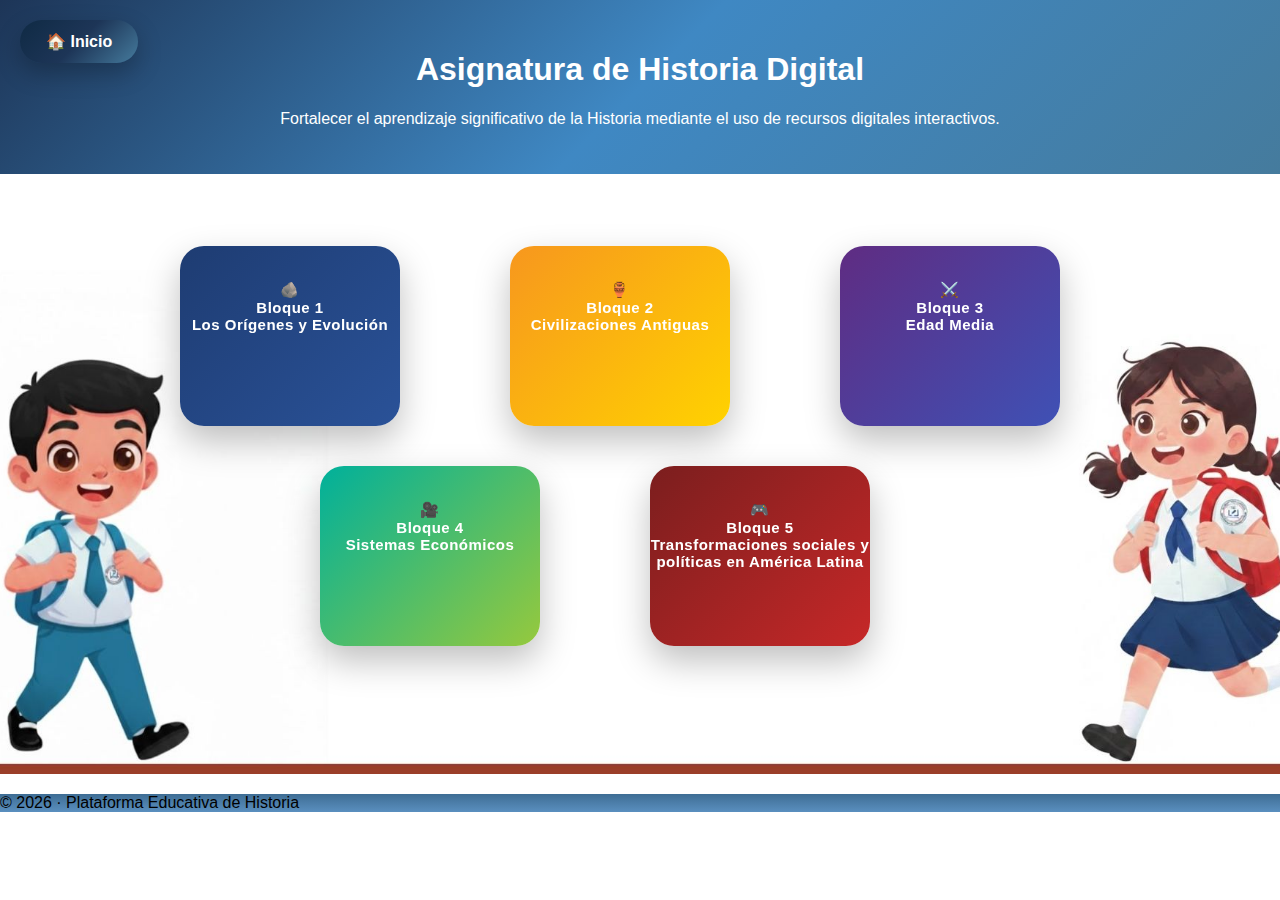
<file: INICIO.html>
<!DOCTYPE html>
<html lang="es">
<head>
<meta charset="UTF-8">
<title>Aprende Historia Digital</title>
<meta name="viewport" content="width=device-width, initial-scale=1.0">

<style>

/* ================== ESTILO BASE ================== */
body{
    margin:0;
    font-family: "Segoe UI", Arial, sans-serif;
}

/* ================== BOTÓN INICIO ================== */
.btn-inicio{
    position:absolute;
    top:20px;
    left:20px;
    padding:12px 26px;
    border-radius:30px;
    background:linear-gradient(135deg,#0f2a44,#1d3557,#457b9d);
    color:white;
    font-weight:600;
    text-decoration:none;
    display:flex;
    align-items:center;
    gap:8px;
    box-shadow:0 10px 25px rgba(0,0,0,.25);
    transition:transform .25s ease, box-shadow .25s ease;
}
.btn-inicio:hover{ transform:translateY(-3px) scale(1.05); }
.btn-inicio:active{ transform:scale(.95); }

/* ================== CONTENEDOR DE BLOQUES ================== */
.bloques-container{
    display:grid;
    grid-template-columns: repeat(3, 260px);
    gap:40px 70px;
    justify-content:center;
}



/* ================== BOTONES BLOQUES 1CAMBIO================== */
.bloque{
    width:260px;
    height:155px;
    border-radius:24px;
    font-size:16px;
    font-weight:600;
    text-align:center;
    padding-top:35px;
    text-decoration:none;
    cursor:pointer;
    position:relative;
    overflow:hidden;
    backdrop-filter: blur(12px);
    box-shadow: 0 15px 35px rgba(0,0,0,.25);
    transition: all .35s ease;
    letter-spacing:.5px;
}

/* Efecto hover PRO */
.bloque:hover{
    transform: translateY(-10px) scale(1.03);
    box-shadow: 0 25px 50px rgba(0,0,0,.35);
}

/* Efecto brillo animado */
.bloque::before{
    content:"";
    position:absolute;
    top:0;
    left:-100%;
    width:100%;
    height:100%;
    background:linear-gradient(120deg,transparent,rgba(255,255,255,.3),transparent);
    transition:.6s;
}
.bloque:hover::before{
    left:100%;
}

/* ================== BOQUES DECORADOS AÑADIDO 1CAMBIO================== */

.b1{
    background: linear-gradient(135deg,#1e3c72,#2a5298);
    color:white;
}

.b2{
    background: linear-gradient(135deg,#f7971e,#ffd200);
    color:white;
}

.b3{
    background:  linear-gradient(135deg,#5f2c82,#3f51b5);
    color:white;
}
.b4{
    background: linear-gradient(135deg,#00b09b,#96c93d);
    color:white;
}
.b5{
    background: linear-gradient(135deg,#7b1e1e,#c62828);
    color:white;
}









/* ================== SUBIR BLOQUES AL BANNER ================== */

header.banner{
    position:relative;
    width:100%;
    height:auto;   /* 🔥 CAMBIA ESTO */
    overflow:hidden;
}


section.bloques{
    position:absolute;
    top:50px;
    left:50%;
    transform:translateX(-50%);
    z-index:5;
}

/* ================== RESPONSIVE ================== */
@media(max-width:768px){
    section.bloques{
        position:static;
        transform:none;
        padding:30px 0;
    }
    .bloques-container{
        grid-template-columns:1fr;
    }
    .bloque{
        width:90%;
        margin:auto;
    }
    img{
        width:100% !important;
        height:auto !important;
    }
}





/* ================== RESPONSIVE PRO ================== */

/* 🖥 Pantallas grandes */
@media(max-width:1400px){

section.bloques{
   position:absolute;
   top:45%;
   left:50%;
   transform:translate(-50%,-50%);
}

.bloque:hover{
    transform: translateY(-10px) scale(1.03);
}


.bloque{
   width:220px;
   height:145px;
   font-size:15px;
}

footer{
   background: linear-gradient(to bottom, #3e6d94, #5a8fbf);
}
}


.b4{ 
   transform: translateX(140px); 
}

.b5{ 
   transform: translateX(140px); 
}

.b4:hover{
   transform: translateX(140px) translateY(-10px) scale(1.03);
}

.b5:hover{
   transform: translateX(140px) translateY(-10px) scale(1.03);
}






/* ================== RESPONSIVE CORRECTO ================== */

/* ======== ARREGLO BOTONES RESPONSIVE ======== */

/* Tablet */
@media(max-width:900px){

section.bloques{
   position:absolute;
   top:50%;
   left:50%;
   transform:translate(-50%,-50%);
}
.bloque{
    width:200px;
    height:100px;
    border-radius:24px;
    font-size:16px;
    font-weight:600;
    text-align:center;
    padding-top:35px;
    text-decoration:none;
    cursor:pointer;
    position:relative;
    overflow:hidden;
    backdrop-filter: blur(12px);
    box-shadow: 0 15px 35px rgba(0,0,0,.25);
    transition: all .35s ease;
    letter-spacing:.5px;
}

}



/* ================== CELULAR ================== */
@media(max-width:600px){

/* ===== HEADER ===== */
header{
   padding:25px 15px 50px;
   text-align:center;
}

h1{
   font-size:24px;
}

p{
   font-size:15px;
}

/* ===== BOTON INICIO ===== */
.btn-inicio{
   top:10px;
   left:10px;
   padding:8px 18px;
   font-size:14px;
}

/* ===== BANNER ===== */
.banner{
   position:relative;
   width:100%;
}

.banner img{
   width:100%;
   height:260px;
   object-fit:cover;
   object-position:center bottom;
   display:block;
   margin-top:100xp;

}

/* ===== BLOQUES ===== */
section.bloques{
   position:relative;
   margin-top:140px;
   padding-bottom:20px;
}


/* CONTENEDOR */
.bloques-container{
   display:grid;
   grid-template-columns:1fr;
   justify-items:center;
   gap:18px;
   width:100%;
}

/* BLOQUES */
.bloque{
   width:92%;
   padding:20px 15px;
   font-size:15px;
   border-radius:20px;
   height:auto;
   box-shadow:0 12px 25px rgba(0,0,0,0.25);
}

/* eliminar movimientos de escritorio */
.b4,
.b5{
   transform:none !important;
}

/* ===== FOOTER ===== */
footer{
    padding:12px;
   text-align:center;
   font-size:14px;
   margin-top:0 xp;
}







/* ================== FOOTER ================== */
footer{
    background: linear-gradient(135deg, #1d3557, #3F88C3, #457b9d);
    color:#fff;
    padding:5px;
    top:45%;
    text-align:center;
}

</style>
</head>

<body>

<header style="background: linear-gradient(135deg, #1d3557, #3F88C3, #457b9d);
;color:white;text-align:center;padding:30px; position:relative;">

    <a href="index.html" class="btn-inicio" id="btnInicio">🏠 Inicio</a>

    <h1>Asignatura de Historia Digital</h1>
    <p>Fortalecer el aprendizaje significativo de la Historia mediante el uso de recursos digitales interactivos.</p>
</header>

<header class="banner" style="text-align:center;">
<img src="INICIO1.png" alt="Historia" style="width:100%;height:600px;object-fit:cover;">

<section class="bloques">
<div class="bloques-container">

<a href="Bloques/bloque1.html" target="_blank" class="bloque b1">
🪨<br>Bloque 1<br>Los Orígenes y Evolución
</a>

<a href="Bloques/bloque2.html" target="_blank" class="bloque b2">
🏺<br>Bloque 2<br>Civilizaciones Antiguas
</a>

<a href="Bloques/bloque3.html" target="_blank" class="bloque b3">
⚔️<br>Bloque 3<br>Edad Media
</a>

<a href="Bloques/bloque4.html" target="_blank" class="bloque b4">
🎥<br>Bloque 4<br>Sistemas Económicos
</a>

<a href="Bloques/bloque5.html" target="_blank" class="bloque b5">
🎮<br>Bloque 5<br>Transformaciones sociales y políticas en América Latina
</a>

</div>
</section>
</header>

<footer>
<p>© 2026 · Plataforma Educativa de Historia</p>
</footer>

<!-- ================== SONIDO ================== -->
<audio id="clickSound" src="Sonido/Sonidodeseleccionar.mp3" preload="auto"></audio>

<script>
const sonido = document.getElementById("clickSound");

document.querySelectorAll(".bloque, .btn-inicio").forEach(boton=>{
    boton.addEventListener("click", ()=>{
        sonido.currentTime = 0;
        sonido.volume = 0.3;
        sonido.play();
    });
});

document.getElementById("btnInicio").addEventListener("click", ()=>{
    if(!document.fullscreenElement){
        document.documentElement.requestFullscreen().catch(()=>{});
    }
});
</script>

</body>
</html>
</file>
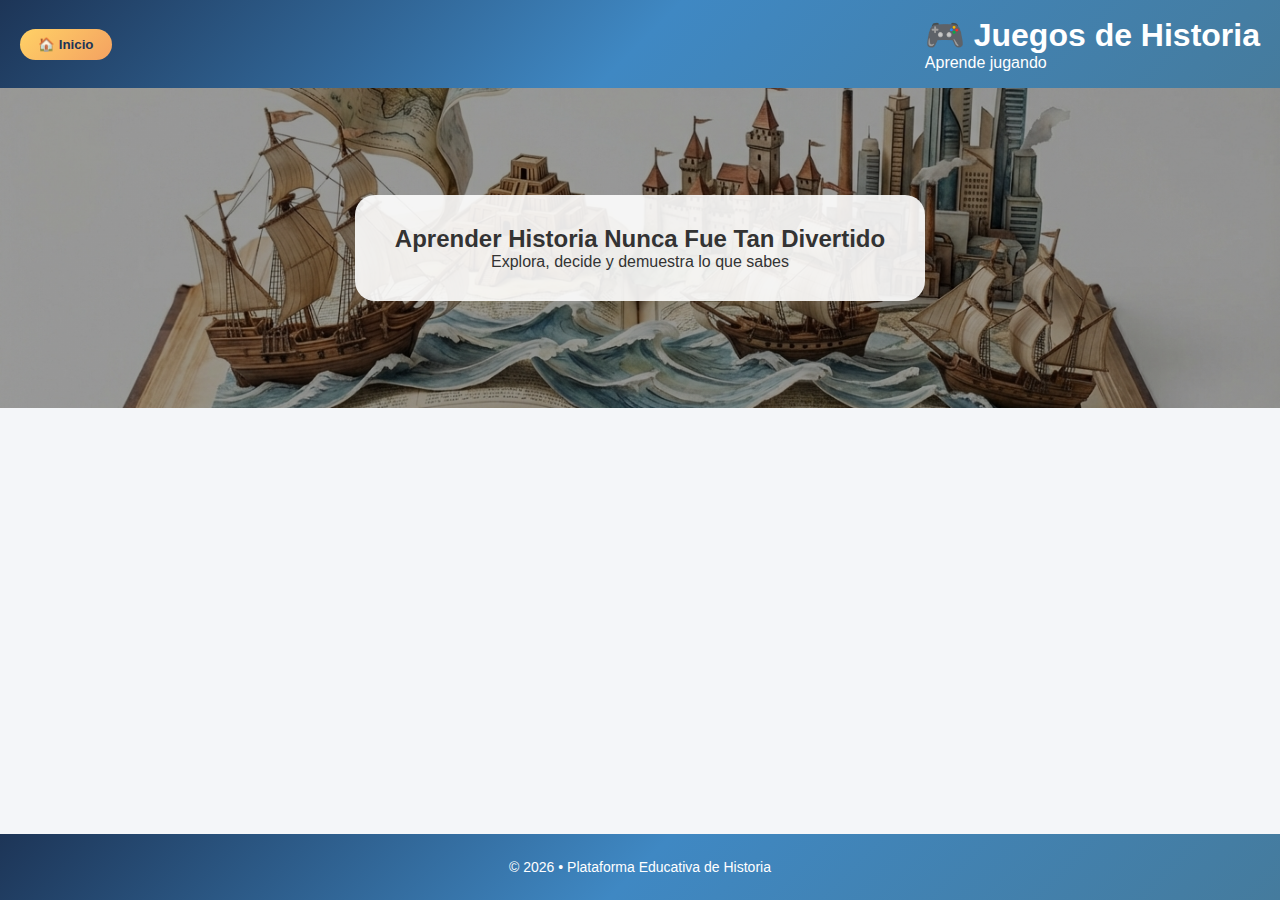
<file: Juego.html>
<!DOCTYPE html>
<html lang="es">
<head>
<meta charset="UTF-8">
<title>Juegos de Historia</title>
<meta name="viewport" content="width=device-width, initial-scale=1.0">

<style>
:root{
  --azul:#1d3557;
  --azul2:#457b9d;
  --verde:#2a9d8f;
  --morado:#6a4c93;
  --rosa:#ef476f;
  --amarillo:#ffb703;
  --gris:#f4f6f9;
}

*{margin:0;padding:0;box-sizing:border-box}

body{
  font-family:'Segoe UI',Arial,sans-serif;
  background:var(--gris);
  color:#333;
  display:flex;
  flex-direction:column;
  min-height:100vh;
}

/* HEADER */
header{
  background:linear-gradient(135deg,#1d3557,#3F88C3,#457b9d);
  color:#fff;
  padding:16px 20px;
  display:flex;
  justify-content:space-between;
  align-items:center;
}

.btn-inicio{
  background:linear-gradient(135deg,#ffd166,#f4a261);
  color:#1d3557;
  font-weight:bold;
  padding:8px 18px;
  border-radius:20px;
  border:none;
  cursor:pointer;
}

/* BANNER */
.banner{
  height:320px;
  background:
    linear-gradient(rgba(0,0,0,.4), rgba(0,0,0,.4)),
    url("F.Juego.png") center/cover no-repeat;
  display:flex;
  justify-content:center;
  align-items:center;
}

.banner-box{
  background:rgba(255,255,255,.9);
  padding:30px 40px;
  border-radius:20px;
  text-align:center;
  animation:fadeIn 1s ease;
}

/* SECCION */
.seccion{
  padding:50px 20px;
  text-align:center;
  flex:1;
}

.juegos{
  display:grid;
  grid-template-columns:repeat(auto-fit,minmax(240px,1fr));
  gap:25px;
  max-width:1150px;
  margin:auto;
}

.card{
  background:#fff;
  padding:30px 20px;
  border-radius:20px;
  box-shadow:0 12px 25px rgba(0,0,0,.15);
  opacity:0;
  transform:translateY(20px);
  animation:aparecer .8s ease forwards;
  transition:.3s;
}

.card:nth-child(1){animation-delay:.2s;}
.card:nth-child(2){animation-delay:.4s;}
.card:nth-child(3){animation-delay:.6s;}

.card:hover{
  transform:translateY(-8px);
  box-shadow:0 18px 35px rgba(0,0,0,.25);
}

@keyframes aparecer{
  to{
    opacity:1;
    transform:translateY(0);
  }
}

@keyframes fadeIn{
  from{opacity:0;}
  to{opacity:1;}
}

.card.linea{border-top:6px solid var(--verde)}
.card.decision-mundo{border-top:6px solid var(--morado)}
.card.quiz{border-top:6px solid var(--rosa)}

.btn-jugar{
  margin-top:18px;
  border:none;
  padding:12px 26px;
  border-radius:25px;
  color:#fff;
  cursor:pointer;
  font-weight:bold;
  transition:.3s;
}

.btn-jugar:active{
  transform:scale(.95);
}

.linea .btn-jugar{background:var(--verde)}
.decision-mundo .btn-jugar{
  background:linear-gradient(135deg,var(--morado),var(--amarillo));
}
.quiz .btn-jugar{background:var(--rosa)}

footer{
  background:linear-gradient(135deg,#1d3557,#3F88C3,#457b9d);
  color:#fff;
  text-align:center;
  padding:25px;
  font-size:14px;
}
</style>
</head>

<body>

<header>
  <button class="btn-inicio" onclick="irInicio()">🏠 Inicio</button>
  <div>
    <h1>🎮 Juegos de Historia</h1>
    <p>Aprende jugando</p>
  </div>
</header>

<section class="banner">
  <div class="banner-box">
    <h2>Aprender Historia Nunca Fue Tan Divertido</h2>
    <p>Explora, decide y demuestra lo que sabes</p>
  </div>
</section>

<section class="seccion">
<div class="juegos">

  <div class="card linea">
    <h3>📜 Línea del Tiempo</h3>
    <p>Procesos históricos</p>
    <button class="btn-jugar" onclick="abrirJuego('JUEGOS/linea-tiempo.html')">
      Jugar
    </button>
  </div>

  <div class="card decision-mundo">
    <h3>⚔️🌍 Decisiones</h3>
    <p>Poder, conflictos y civilizaciones</p>
    <button class="btn-jugar" onclick="abrirJuego('JUEGOS/decisiones.html')">
      Jugar
    </button>
  </div>

  <div class="card quiz">
    <h3>🧠 Quiz Histórico</h3>
    <p>Conceptos clave</p>
    <button class="btn-jugar" onclick="abrirJuego('JUEGOS/quiz.html')">
      Jugar
    </button>
  </div>

</div>
</section>

<footer>
© 2026 • Plataforma Educativa de Historia
</footer>

<audio id="sndClick" src="Sonido/Sonidodeseleccionar.mp3"></audio>

<script>
function abrirJuego(ruta){
  const sndClick = document.getElementById("sndClick");
  sndClick.currentTime = 0;
  sndClick.play();

  setTimeout(()=>{
    window.location.href = ruta;
  },200);
}

function irInicio(){
  window.location.href = "index.html";
}
</script>

</body>
</html>
</file>
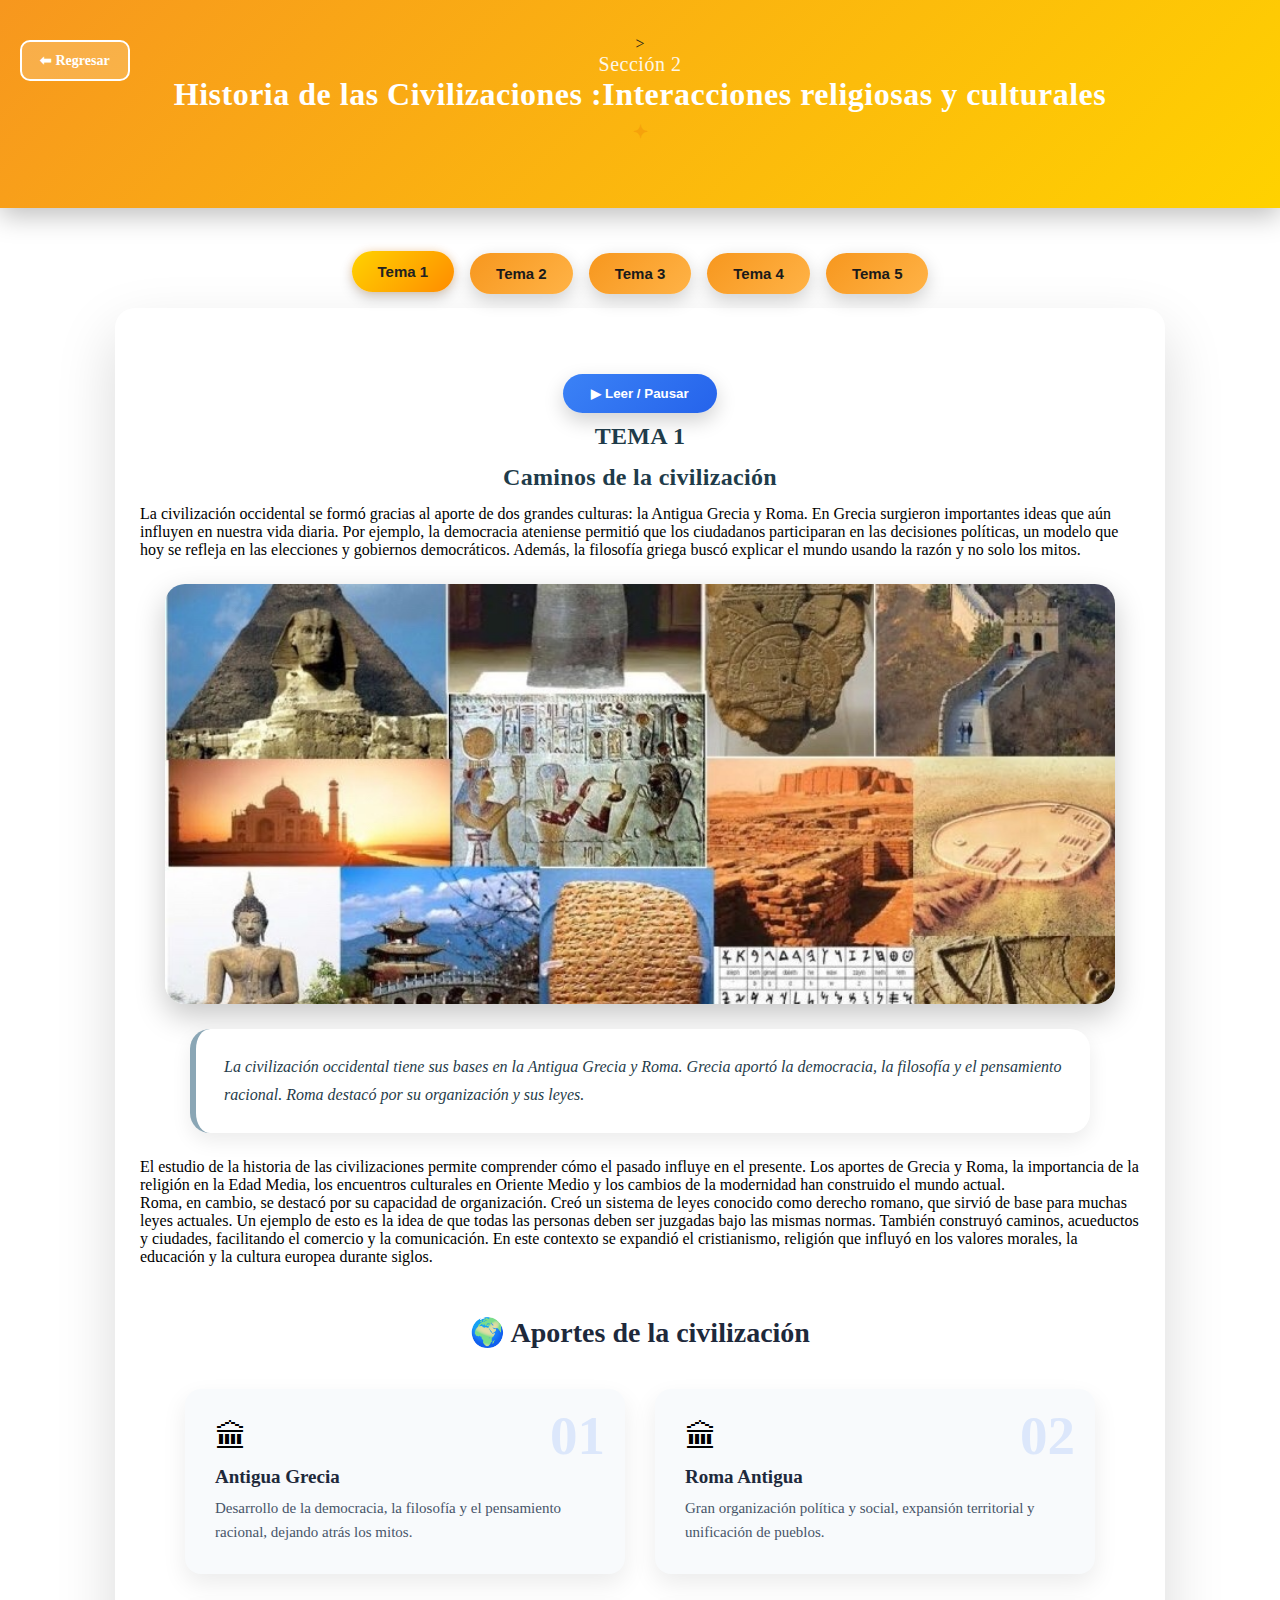
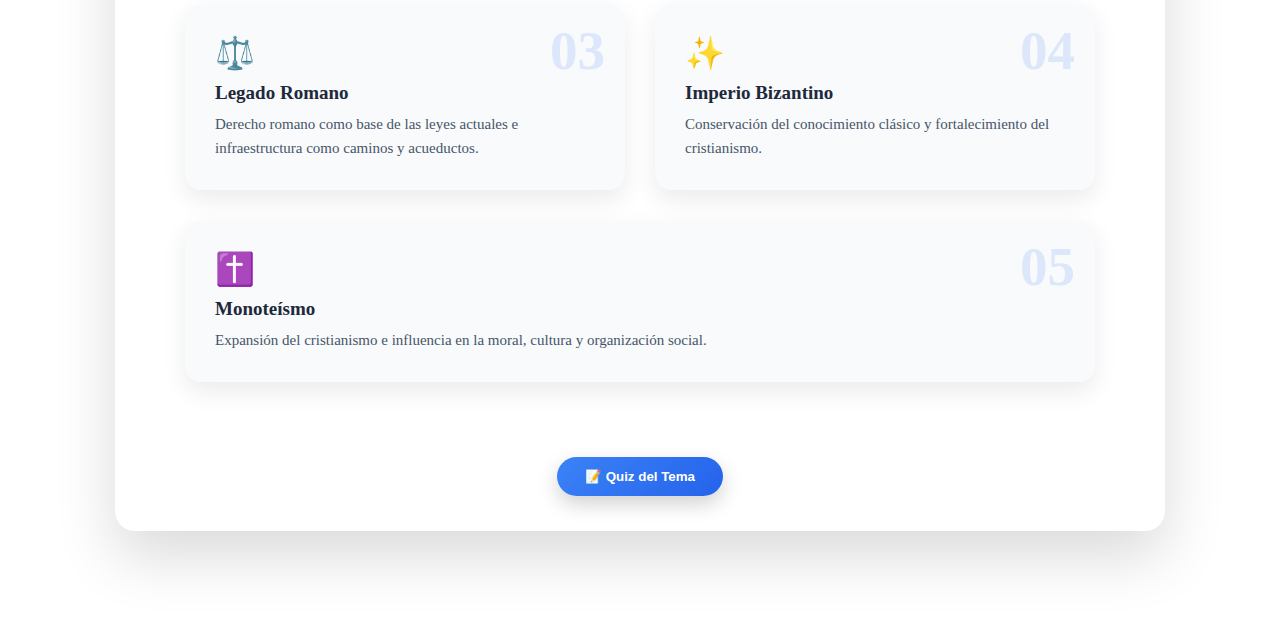
<file: Bloques/bloque2.html>
<!DOCTYPE html>
<html lang="es">
<head>
<meta charset="UTF-8">
<title>Historia de las Civilizaciones</title>
<meta name="viewport" content="width=device-width, initial-scale=1.0">

<style>
*{margin:0;padding:0;box-sizing:border-box}zz


body{
  font-family:"Segoe UI",sans-serif;
  background:linear-gradient(135deg,#eef2f7,#e3edf3);
}


html, body{
  overflow-x:hidden;
}

/* HEADER */
header{
  position:relative;
  background: linear-gradient(135deg,#f7971e,#ffd200);
  color:#1a1a1a;
  padding:35px 20px;
  text-align:center;
  box-shadow:0 8px 25px rgba(0,0,0,.25);
}




header h1{font-size:26px;margin:0}
header p{font-size:15px;margin-top:6px;opacity:.9}

/* SECCIÓN */
.seccion-pro{
  max-width:1050px;
  margin:100px auto;
  background:white;
  border-radius:20px;
  padding:25px;
  box-shadow:0 25px 60px rgba(0,0,0,.15);
}


.tabs{
  display:flex;
  flex-wrap:wrap;
  gap:16px;
  justify-content:center;

  margin-top:-80px; /* menos agresivo */
  margin-bottom:35px;

  position:relative;
  z-index:10;
}




.tabs button{
  background:linear-gradient(135deg,#f7971e,#ffb347);
  color:#1a1a1a;

  border:none;
  padding:12px 26px;

  border-radius:30px;
  font-weight:600;
  font-size:15px;

  cursor:pointer;

  transition:all .25s ease;

  box-shadow:0 6px 18px rgba(0,0,0,.18);
}

.tabs button:hover{
  transform:translateY(-4px);
  box-shadow:0 12px 25px rgba(0,0,0,.25);
}

.tabs button:active{
  transform:scale(0.96);
}


/* BOTÓN ACTIVO ILUMINADO */


.tabs button.activo-btn{
  background:linear-gradient(135deg,#ffd200,#ff8c00);
  color:#222;

  transform:translateY(-2px);

  box-shadow:
    0 6px 14px rgba(0,0,0,.18),
    0 0 8px rgba(255,140,0,.25);

  transition:all .25s ease;
}

/* =========================
   TEMAS
   ========================= */

.tema{
  display:none;
  padding-top:20px; /* controla el espacio arriba del tema */
}

.tema.activo{
  display:block;
  animation:entradaTema .6s ease;
}


/* ANIMACIÓN DE ENTRADA */

@keyframes entradaTema{
  from{
    opacity:0;
    transform:translateY(18px);
  }
  to{
    opacity:1;
    transform:translateY(0);
  }
}


/* TÍTULO DEL TEMA */

.tema h2{
  text-align:center;
  color:#1f3c4a;
  font-size:24px;
  margin-bottom:14px;
  letter-spacing:.3px;
}


/* DESCRIPCIÓN */

.descripcion-tema{
  text-align:center;
  max-width:720px;
  margin:18px auto 36px auto;
  font-size:16px;
  color:#475569;
  line-height:1.7;
}


/* =========================
   IMAGEN DEL TEMA
   ========================= */

.tema img{
  width:95%;
  max-height:420px;
  object-fit:cover;
  border-radius:20px;
  display:block;
  margin:25px auto;
  box-shadow:0 12px 30px rgba(0,0,0,.22);
}


/* =========================
   TARJETA DE TEXTO
   ========================= */

.texto-cuadro{
  background:white;
  padding:24px 28px;
  border-radius:20px;
  font-size:16px;
  line-height:1.75;
  color:#1f3c4a;

  border-left:6px solid #8aa6b5;

  box-shadow:0 8px 20px rgba(0,0,0,.08);

  max-width:900px;
  margin:25px auto;

  transition:all .3s ease;
}


/* efecto hover sutil */

.texto-cuadro:hover{
  transform:translateY(-3px);
  box-shadow:0 12px 26px rgba(0,0,0,.12);
}




/* detalle visual tipo tarjeta */
.texto-cuadro::before{
  /* detalle*/

  position:absolute;
  top:-12px;
  left:22px;
  background:#ffffff;
  padding:4px 8px;
  border-radius:12px;
  box-shadow:0 4px 10px rgba(0,0,0,.1);
}



/* DEL TEMA 2*/

/* =========================
   TEMA 2 - MONASTERIOS
   ========================= */

.monasterios{
  max-width:1000px;
  margin:45px auto;
  padding:22px;
  color:#333;
}


/* TITULO */

.titulo-seccion{
  text-align:center;
  color:white;
  position:relative;
  margin-bottom:30px;
}

.titulo-seccion::after{
  content:"✦";
  display:block;
  font-size:18px;
  color:#f59e0b;
  margin-top:8px;
  opacity:.8;
}
.titulo-seccion span{
  display:block;
}


/* LINEA 1 */

.linea1{
  font-size:20px;
  font-weight:500;
  opacity:.9;
  letter-spacing:.5px;
}


/* LINEA DECORATIVA */

.linea-horizontal{
  width:60%;
  height:2px;
  background:linear-gradient(to right,transparent,#f59e0b,transparent);
  margin:10px auto 12px auto;
  border-radius:2px;
}


/* LINEA 2 */

.linea2{
  font-size:32px;
  font-weight:700;
  letter-spacing:.5px;
}


/* INTRODUCCIÓN */

.intro{
  margin:18px auto 28px auto;
  font-size:16px;
  color:#555;
  line-height:1.7;
  text-align:center;
  max-width:750px;
}


/* IMÁGENES */

.imagenes{
  display:grid;
  grid-template-columns:1fr 1fr;
  gap:28px;
  margin-top:10px;
}

.imagenes img{
  width:100%;
  border-radius:18px;
  box-shadow:0 12px 28px rgba(0,0,0,.18);
  transition:all .35s ease;
  border:3px solid rgba(255,255,255,.6);
}

.imagenes img:hover{
  transform:translateY(-6px) scale(1.02);
  box-shadow:0 18px 40px rgba(0,0,0,.28);
}


/* SEPARADOR */

.separador{
  width:65%;
  margin:45px auto;
  border:none;
  height:1px;
  background:linear-gradient(to right,
  transparent,
  #cbd5e1,
  #94a3b8,
  #cbd5e1,
  transparent);
}

/* TEXTO */

.texto{
  font-size:16px;
  line-height:1.8;
  text-align:justify;
  color:#374151;
  max-width:900px;
  margin:auto;
}
.texto::first-letter{
  font-size:38px;
  font-weight:700;
  color:#b45309;
  float:left;
  margin-right:6px;
  line-height:1;
}








/* =========================
   BOTÓN VOZ
   ========================= */

.boton-voz{
  display:block;
  margin:25px auto 10px auto; /* más espacio arriba y menos abajo */
  background:linear-gradient(135deg,#3b82f6,#2563eb);
  color:white;
  border:none;
  padding:12px 28px;
  border-radius:30px;
  font-weight:600;
  cursor:pointer;
  transition:all .3s ease;
  box-shadow:0 8px 20px rgba(0,0,0,.18);
}
@keyframes pulsoGlass{
  0%{
    box-shadow:0 8px 20px rgba(0,0,0,.18);
  }
  50%{
    box-shadow:0 8px 25px rgba(59,130,246,.45);
  }
  100%{
    box-shadow:0 8px 20px rgba(0,0,0,.18);
  }
}

.boton-voz{
  animation:pulsoGlass 3s infinite;
}



/* Hover */

.boton-voz:hover{
  transform:translateY(-3px);
  box-shadow:0 10px 25px rgba(0,0,0,.25);
  background:linear-gradient(135deg,#2563eb,#1d4ed8);
}


/* Cuando está leyendo */

.btn-voz.pausando{
  background:linear-gradient(135deg,#f59e0b,#d97706);
}



/* MAPA */
.centro{
  text-align:center;
  background:linear-gradient(135deg,#1f3c4a,#355f73);
  color:white;
  padding:16px;
  border-radius:18px;
  font-size:18px;
  margin-bottom:30px;
}

.mapa{
  display:grid;
  grid-template-columns:repeat(auto-fit,minmax(300px,1fr));
  gap:30px;
  justify-content:center;
  max-width:1100px;
  margin:40px auto;
  animation: fadeInMap .8s ease;
  position:relative;

}

.mapa::before{
  content:"";
  position:absolute;
  top:0;
  left:50%;
  transform:translateX(-50%);
  width:3px;
  height:100%;
  background:linear-gradient(to bottom,#f59e0b,#fbbf24);
  opacity:.3;
}




.mapa-title {
  text-align: center;
  font-size: 28px;
  font-weight: 700;
  margin: 20px 0 30px;
  position: relative;
  top:15px;
}

.mapa-title::after {
  content: "";
  width: 80px;
  height: 4px;
  background: linear-gradient(90deg, #ffb703, #fb8500);
  display: block;
  margin: 12px auto 0;
  border-radius: 10px;
}

.mapa .card:last-child {
  grid-column: 2 / 3;
}


.caja{
  background: linear-gradient(135deg,#f8fafc,#eef2f7);
  padding:22px;
  border-radius:18px;
  border-left:6px solid #EEBA4A;
  box-shadow:0 10px 35px rgba(0,0,0,.08);
  font-size:14px;
  transition: all .3s ease;
  cursor:pointer;
  animation:aparecerCaja .6s ease forwards;
  opacity:0;
  transform:translateY(20px);
  width:100%;
}
@keyframes aparecerCaja{
  to{
    opacity:1;
    transform:translateY(0);
  }
}


.caja:hover{
  transform:translateY(-8px);
  box-shadow:0 25px 50px rgba(0,0,0,.15);
  transition:.3s ease;

}



@media(min-width:768px){
  .caja:last-child{
    transform:scale(1.05);
  }
}






.caja .extra{
  display:block;
  font-size:13px;
  color:#555;
  margin-top:8px;
  max-height:0;
  overflow:hidden;
  transition:max-height .4s ease;
}

/* Cuando está activa */
.caja.activa .extra{
  max-height:80px;
}

.centro{
  transition:all .3s ease;
}

.mapa:hover ~ .centro,
.caja:hover ~ .centro{
  box-shadow:0 0 0 4px rgba(59,130,246,.25);
}



/* Hover dinámico */

.caja:hover{
 transform: translateY(-8px) scale(1.03);
  box-shadow: 0 18px 35px rgba(0,0,0,.15);
  border-color:#3b82f6;
}

/* Animación de aparición */
@keyframes fadeInMap{
  from{
    opacity:0;
    transform:translateY(30px);
  }
  to{
    opacity:1;
    transform:translateY(0);
  }
}





.centro{
  background:#1f2937;
  color:white;
  padding:14px 26px;
  border-radius:30px;
  font-weight:700;
  width:max-content;
  margin:0 auto 50px;
  position:relative;
}

/* BOTÓN REGRESAR */
.btn-regresar{
  position:absolute;
  top:40px;
  left:20px;
  background:rgba(255,255,255,.2);
  color:white;
  text-decoration:none;
  padding:10px 18px;
  border-radius:10px;
  font-weight:600;
  font-size:14px;
  transition:.3s ease;
  border:2px solid white;           /* elimina borde */
  cursor:pointer;

}
.btn-regresar:focus{
  outline:none;
}



.btn-regresar:hover{
  background:rgba(255,255,255,.35);
}

@media(max-width:600px){
  .btn-regresar{
    top:15px;
    left:15px;
    padding:8px 14px;
    font-size:12px;
  }
}



/* =================================================
   QUIZ - BOTÓN PRINCIPAL
   ================================================= */

.quiz-btn{
  margin-top:30px;
  padding:12px 26px;
  font-size:16px;
  border-radius:25px;
  border:none;
  background:linear-gradient(135deg,#2563eb,#3b82f6);
  color:white;
  font-weight:600;
  cursor:pointer;
  box-shadow:0 6px 16px rgba(0,0,0,.18);
  transition:all .25s ease;
}

.quiz-btn:hover{
  transform:translateY(-2px);
  box-shadow:0 8px 20px rgba(0,0,0,.25);
}



/* =================================================
   CONTENEDOR DEL QUIZ
   ================================================= */

.quiz{
  background:linear-gradient(135deg,#f8fbff,#eef6ff);
  padding:22px;
  border-radius:18px;
  margin-top:25px;
  text-align:center;
  box-shadow:0 10px 25px rgba(0,0,0,.15);
  animation:aparecerQuiz .35s ease;
}

.quiz p{
  font-weight:600;
  margin-bottom:14px;
  font-size:16px;
  color:#1f2937;
}



/* =================================================
   BOTONES DEL QUIZ
   ================================================= */

.pregunta{
  text-align:center;
}

.pregunta p{
  font-size:15px;
  font-weight:600;
}

.pregunta button{
  padding:10px 22px;
  border-radius:30px;
  font-weight:600;
  font-size:14px;
  cursor:pointer;
  background:#f9fafb;
  color:#1f2937;
  border:2px solid #e5e7eb;
  transition:all .25s ease;
  margin:8px 14px;
}

.pregunta button:hover{
  transform:translateY(-4px);
  box-shadow:0 6px 14px rgba(0,0,0,.08);
}

/* Verdadero */
.pregunta button:first-of-type{
  border-color:#3b82f6;
}

/* Falso */
.pregunta button:last-of-type{
  border-color:#f43f5e;
}



/* =================================================
   RESPUESTAS
   ================================================= */

/* Correcto */

.btn-correcto{
  background:linear-gradient(135deg,#22c55e,#16a34a);
  color:white;
  border:none;
  box-shadow:0 4px 12px rgba(34,197,94,0.4);
  transform:scale(1.05);
  animation:acierto .35s ease;
}

/* Incorrecto */

.btn-incorrecto{
  background:linear-gradient(135deg,#ef4444,#dc2626);
  color:white;
  border:none;
  box-shadow:0 4px 12px rgba(239,68,68,0.4);
  animation:error .35s ease;
}

/* Deshabilitado */

.pregunta button:disabled{
  opacity:0.6;
  cursor:not-allowed;
  filter:grayscale(40%);
  transform:none;
  box-shadow:none;
}



/* =================================================
   RESULTADO DE PREGUNTA
   ================================================= */

.resultado{
  margin-top:12px;
  font-weight:700;
  font-size:15px;
  color:#b91c1c;
  animation:mostrarResultado .3s ease;
}



/* =================================================
   RESULTADO FINAL
   ================================================= */

.resultado-final{
  margin-top:20px;
  padding:20px;
  border-radius:20px;
  background:linear-gradient(135deg,#eef5ff,#dbeafe);
  box-shadow:0 12px 30px rgba(0,0,0,.15);
  text-align:center;
  animation:aparecerResultado .4s ease;
}

.resultado-final h4{
  margin:6px 0 10px;
  color:#1e3a8a;
  font-size:18px;
}

.resultado-final p{
  margin:4px 0;
  font-size:15px;
  color:#374151;
}



/* =================================================
   CAJAS DE RESULTADO
   ================================================= */

.caja{
  background:white;
  padding:14px;
  border-radius:14px;
  text-align:center;
  box-shadow:0 6px 16px rgba(0,0,0,0.08);
  transition:all .3s ease;
}



/* =================================================
   BOTÓN CERRAR
   ================================================= */

.cerrar{
  display:block;
  margin:20px auto 0;
  background:linear-gradient(135deg,#ef4444,#dc2626);
  color:white;
  border:none;
  padding:10px 22px;
  border-radius:25px;
  font-weight:600;
  cursor:pointer;
  box-shadow:0 4px 12px rgba(0,0,0,0.15);
  transition:all .25s ease;
}

.cerrar:hover{
  transform:scale(1.07);
  box-shadow:0 6px 16px rgba(0,0,0,0.2);
}



/* =================================================
   MODAL QUIZ
   ================================================= */

.modal{
  display:none;
  position:fixed;
  top:0;
  left:0;
  width:100%;
  height:100%;
  background:rgba(0,0,0,.65);
  backdrop-filter:blur(4px);
  justify-content:center;
  align-items:center;
  z-index:999;
  padding:15px;
}

.modal-contenido{
  background:white;
  width:90%;
  max-width:520px;
  padding:24px;
  border-radius:22px;
  box-shadow:0 25px 60px rgba(0,0,0,.35);
  animation:modalZoom .35s ease;
  position:relative;
}



/* =================================================
   TITULO DEL QUIZ
   ================================================= */

.modal h3{
  text-align:center;
  margin-bottom:18px;
  background:linear-gradient(135deg,#f8fbff,#e6f0ff);
  border-radius:18px;
  padding:14px;
  font-size:18px;
  color:#1f3c4a;
  box-shadow:0 8px 20px rgba(0,0,0,.12);
  letter-spacing:.3px;
}

.modal h3:hover{
  transform:scale(1.02);
}



/* =================================================
   ANIMACIONES
   ================================================= */

@keyframes aparecerQuiz{
  from{opacity:0;transform:translateY(10px)}
  to{opacity:1;transform:translateY(0)}
}

@keyframes mostrarResultado{
  from{opacity:0;transform:translateY(6px)}
  to{opacity:1;transform:translateY(0)}
}

@keyframes aparecerResultado{
  from{opacity:0;transform:translateY(10px)}
  to{opacity:1;transform:translateY(0)}
}

@keyframes modalZoom{
  from{transform:scale(.85);opacity:0}
  to{transform:scale(1);opacity:1}
}






/* =================================================
   COLORES TEMA 5
   ================================================= */

.tema5{
  background:linear-gradient(135deg,#ecfeff,#f0fdfa);
  border-left:6px solid #0d9488;
}

/* VARIACIONES */

.tema5:nth-child(1){border-left-color:#14b8a6;}
.tema5:nth-child(2){border-left-color:#22c55e;}
.tema5:nth-child(3){border-left-color:#06b6d4;}
.tema5:nth-child(4){border-left-color:#10b981;}

/* =================================================
   TARJETAS HISTORIA
   ================================================= */
/* =================================================
   CARDS TEMA 4
   ================================================= */

.cards-tema4{
  max-width:1100px;
  margin:40px auto;
  display:grid;
  grid-template-columns:repeat(auto-fit,minmax(280px,1fr));
  gap:30px;
  padding:0 20px;
}

.card{
  background:#fff;
  border-radius:22px;
  padding:26px;
  box-shadow:0 20px 40px rgba(0,0,0,.08);
  transition:.3s ease;
}

.card:hover{
  transform:translateY(-6px);
  box-shadow:0 30px 60px rgba(0,0,0,.15);
}

/* =================================================
   QUIZ
   ================================================= */

.barra-quiz{
  width:100%;
  height:10px;
  background:#e5e7eb;
  border-radius:20px;
  overflow:hidden;
  margin:15px 0 20px;
}

.progreso{
  height:100%;
  width:0%;
  background:linear-gradient(90deg,#3b82f6,#60a5fa);
  transition:width .4s ease;
}

/* =================================================
   RESPONSIVE
   ================================================= */

@media(max-width:768px){

  .timeline::before{left:20px;}

  .evento{
    flex-direction:column;
    padding-left:40px;
  }

  .fecha{
    width:auto;
    text-align:left;
    margin-bottom:8px;
    font-size:14px;
  }

  .contenido{
    width:100%;
  }
}

/* prevenir scroll horizontal */

html,body{
  overflow-x:hidden;
  max-width:100%;
}


/* =================================================
   TITULO PRINCIPAL TEMA 4
   ================================================= */

.titulo-principal{
  text-align:center;
  font-size:32px;
  font-weight:800;
  color:white;
  margin-top:50px;
  margin-bottom:12px;
  letter-spacing:.3px;
}

/* línea decorativa */

.titulo-principal::after{
  content:"";
  display:block;
  width:80px;
  height:4px;
  margin:12px auto 0;
  border-radius:10px;
  background:linear-gradient(90deg,#3b82f6,#6366f1);
}

/* =================================================
   DESCRIPCIÓN
   ================================================= */

.descripcion-tema{
  text-align:center;
  max-width:720px;
  margin:0 auto 45px;
  font-size:16px;
  line-height:1.7;
  color:#475569;
}

/* =================================================
   GRID TEMAS
   ================================================= */

.grid-temas{
  display:grid;
  grid-template-columns:repeat(auto-fit,minmax(250px,1fr));
  gap:26px;
  max-width:1000px;
  margin:auto;
  padding:0 20px;
}

/* =================================================
   TARJETAS
   ================================================= */

.grid-temas .card{
  background:#fff;
  border-radius:22px;
  padding:26px;
  box-shadow:0 18px 35px rgba(0,0,0,.08);
  transition:all .35s ease;
  position:relative;
  overflow:hidden;
}

/* hover elegante */

.grid-temas .card:hover{
  transform:translateY(-7px);
  box-shadow:0 28px 60px rgba(0,0,0,.15);
}

/* titulo de card */

.grid-temas .card h3{
  font-size:18px;
  margin-bottom:10px;
  padding-bottom:8px;
  border-bottom:2px solid rgba(0,0,0,.08);
  color:#1e293b;
}

/* texto */

.grid-temas .card p{
  font-size:14px;
  line-height:1.6;
  color:#475569;
}

/* listas */

.grid-temas .card ul{
  padding-left:18px;
  margin-top:10px;
}

.grid-temas .card ul li{
  margin-bottom:6px;
  font-size:14px;
}

/* =================================================
   COLORES TEMA 4
   ================================================= */

.tema4{
  background:linear-gradient(135deg,#e0f2fe,#f8fbff);
  border-left:6px solid #0284c7;
}

/* variaciones */

.tema4:nth-child(1){border-left-color:#7e57c2;}
.tema4:nth-child(2){border-left-color:#1e88e5;}
.tema4:nth-child(3){border-left-color:#ec407a;}
.tema4:nth-child(4){border-left-color:#43a047;}





/* =========================================
   TITULO DEL TEMA 2
========================================= */

.titulo-principal em{
  font-style: normal;
  background: linear-gradient(90deg,#3b82f6,#6366f1);

  background-clip: text;
  -webkit-background-clip: text;
  Color:black;
}


/* =========================================
   DETAILS / ITEM
========================================= */

.item{
  max-width:900px;
  margin:0 auto 20px;
  border-radius:16px;
  overflow:hidden;
  background:#ffffff;
  box-shadow:0 10px 30px rgba(0,0,0,.08);
  transition:.3s ease;
}

.item:hover{
  transform:translateY(-3px);
  box-shadow:0 15px 40px rgba(0,0,0,.12);
}


/* =========================================
   SUMMARY (CABECERA)
========================================= */

.item-summary{
  padding:18px 22px;
  cursor:pointer;
  list-style:none;
}

summary::-webkit-details-marker{
  display:none;
}

/* header interno */

.header{
  display:flex;
  align-items:center;
  gap:14px;
}


/* =========================================
   FLECHA tema 2
========================================= */

.arrow{
  font-size:20px;
  transition:transform .3s ease;
}

details[open] .arrow{
  transform:rotate(90deg);
}


/* =========================================
   NUMERO
========================================= */

.numero{
  font-weight:bold;
  font-size:16px;
  color:rgba(0,0,0,.35);
}


/* =========================================
   TITULO ITEM
========================================= */

.titulo{
  font-size:16px;
  color:#1e293b;
}


/* =========================================
   INTRO
========================================= */

.intro{
  font-size:15px;
  color:#475569;
  margin:15px 25px;
  font-style:italic;
}


/* =========================================
   TEXTO
========================================= */

.texto{
  font-size:15px;
  line-height:1.7;
  color:#374151;
  margin:15px 25px 25px;
}


/* =========================================
   IMAGENES
========================================= */

.imagenes{
  display:flex;
  gap:15px;
  justify-content:center;
  margin:15px 20px;
}

.imagenes img{
  width:45%;
  border-radius:14px;
  box-shadow:0 10px 20px rgba(0,0,0,.12);
  transition:.3s ease;
}

.imagenes img:hover{
  transform:scale(1.03);
}


/* =========================================
   LINEA
========================================= */

.linea-separadora{
  margin:20px 0;
  border:none;
  height:2px;
  background:linear-gradient(to right,#6366f1,transparent);
}


/* =========================================
   COLORES DE CADA ITEM
========================================= */

.bg-1{
  background:linear-gradient(135deg,#eef2ff,#f8fafc);
  border-left:6px solid #6366f1;
}

.bg-2{
  background:linear-gradient(135deg,#ecfeff,#f8fafc);
  border-left:6px solid #0ea5e9;
}

.bg-3{
  background:linear-gradient(135deg,#f0fdf4,#f8fafc);
  border-left:6px solid #22c55e;
}

.bg-4{
  background:linear-gradient(135deg,#fff7ed,#f8fafc);
  border-left:6px solid #f97316;
}





.aportes-civilizacion{
max-width:950px;
margin:auto;
padding:50px 20px;
}

/* TITULO */

.titulo-aportes{
text-align:center;
font-size:28px;
margin-bottom:40px;
color:#1e293b;
}

/* GRID */

.bloques-historia{
display:grid;
grid-template-columns:repeat(2,1fr);
gap:30px;
}

/* BLOQUE */

.bloque{
position:relative;
background:#f8fafc;
padding:30px;
border-radius:16px;
box-shadow:0 10px 25px rgba(0,0,0,.08);
transition:.3s;
}

.bloque:hover{
transform:translateY(-6px);
box-shadow:0 15px 35px rgba(0,0,0,.15);
}

/* ICONO */

.icono{
font-size:32px;
margin-bottom:10px;
}

/* NUMERO DECORATIVO */

.num{
position:absolute;
right:20px;
top:15px;
font-size:55px;
font-weight:700;
color:rgba(59,130,246,.15);
}

/* TITULO */

.bloque h4{
margin:0 0 8px 0;
font-size:19px;
color:#1e293b;
}

/* TEXTO */

.bloque p{
margin:0;
font-size:15px;
line-height:1.6;
color:#475569;
}

/* BLOQUE GRANDE */

.grande{
grid-column:span 2;
}

</style>
</head>

<body>

<header>


<a href="../INICIO.html" class="btn-regresar">⬅ Regresar</a>>
  <h1 class="titulo-seccion">
  <span class="linea1">Sección 2</span>

  <span class="linea2">Historia de las Civilizaciones :Interacciones religiosas y culturales</span>
</h1>
</header>

<section class="seccion-pro">

<div class="tabs">
  <button class="activo-btn" onclick="mostrarTema(0,this)">

 Tema 1</button>
  <button onclick="mostrarTema(1,this)">Tema 2</button>
  <button onclick="mostrarTema(2,this)">Tema 3</button>
  <button onclick="mostrarTema(3,this)">Tema 4</button>
  <button onclick="mostrarTema(4,this)">Tema 5</button>

</div>



<!-- TEMA 1 -->
<section class="tema activo">
<button class="boton-voz" onclick="leerTexto('t1')">▶ Leer / Pausar</button>

  <div id="t1">

<h2>TEMA 1</h2>
<h2>Caminos de la civilización</h2>

<p>La civilización occidental se formó gracias al aporte de dos grandes culturas: la Antigua Grecia y Roma. En Grecia surgieron importantes ideas que aún influyen en nuestra vida diaria. Por ejemplo, la democracia ateniense permitió que los ciudadanos participaran en las decisiones políticas, un modelo que hoy se refleja en las elecciones y gobiernos democráticos. Además, la filosofía griega buscó explicar el mundo usando la razón y no solo los mitos.</p>


<img src="../IMAGEN/T1CIVILIZACIONES.PNG" class="img-historia">



<div class="texto-cuadro" >
<i>La civilización occidental tiene sus bases en la Antigua Grecia y Roma. Grecia aportó la democracia, la filosofía y el pensamiento racional. Roma destacó por su organización y sus leyes.</i></div>

<p>
El estudio de la historia de las civilizaciones permite comprender cómo el pasado
influye en el presente. Los aportes de Grecia y Roma, la importancia de la religión
en la Edad Media, los encuentros culturales en Oriente Medio y los cambios de la
modernidad han construido el mundo actual.
</p>

<p>
Roma, en cambio, se destacó por su capacidad de organización. Creó un sistema de leyes conocido como derecho romano, que sirvió de base para muchas leyes actuales. Un ejemplo de esto es la idea de que todas las personas deben ser juzgadas bajo las mismas normas. También construyó caminos, acueductos y ciudades, facilitando el comercio y la comunicación. En este contexto se expandió el cristianismo, religión que influyó en los valores morales, la educación y la cultura europea durante siglos.
</p>
</div>

<section class="aportes-civilizacion">

<h3 class="titulo-aportes">🌍 Aportes de la civilización</h3>

<div class="bloques-historia">

<div class="bloque">
<div class="icono">🏛</div>
<span class="num">01</span>
<h4>Antigua Grecia</h4>
<p>
Desarrollo de la democracia, la filosofía y el pensamiento racional,
dejando atrás los mitos.
</p>
</div>

<div class="bloque">
<div class="icono">🏛</div>
<span class="num">02</span>
<h4>Roma Antigua</h4>
<p>
Gran organización política y social, expansión territorial
y unificación de pueblos.
</p>
</div>

<div class="bloque">
<div class="icono">⚖️</div>
<span class="num">03</span>
<h4>Legado Romano</h4>
<p>
Derecho romano como base de las leyes actuales e infraestructura
como caminos y acueductos.
</p>
</div>

<div class="bloque">
<div class="icono">✨</div>
<span class="num">04</span>
<h4>Imperio Bizantino</h4>
<p>
Conservación del conocimiento clásico y fortalecimiento
del cristianismo.
</p>
</div>

<div class="bloque grande">
<div class="icono">✝️</div>
<span class="num">05</span>
<h4>Monoteísmo</h4>
<p>
Expansión del cristianismo e influencia en la moral,
cultura y organización social.
</p>
</div>

</div>

</section>












<!-- BOTÓN DEL QUIZ -->

<div style="text-align:center;">
  <button class="boton-voz" onclick="abrirModal('quiz1')">
  📝 Quiz del Tema
  </button>
</div>


<div class="modal" id="quiz1">
  <div class="modal-contenido">
    <h3>Quiz – Caminos de la Civilización</h3>

<div class="barra-quiz">
  <div class="progreso" id="progresoQuiz1"></div>
</div>

    <div class="pregunta">
      <p>1️⃣ Grecia aportó la democracia.</p>
      <button onclick="respuesta('t1r1',true,this)">Verdadero</button>
      <button onclick="respuesta('t1r1',false,this)">Falso</button>
      <div id="t1r1" class="resultado"></div>
      </div>

    <div class="pregunta">
      <p>2️⃣ Roma no influyó en las leyes actuales.</p>
      <button onclick="respuesta('t1r2',false,this)">Verdadero</button>
      <button onclick="respuesta('t1r2',true,this)">Falso</button>
      <div id="t1r2" class="resultado"></div>
      </div>


    <div class="pregunta">
      <p>3️⃣ La filosofía griega usaba la razón.</p>
      <button onclick="respuesta('t1r3',true,this)">Verdadero</button>
      <button onclick="respuesta('t1r3',false,this)">Falso</button>
      <div id="t1r3" class="resultado"></div>


    </div>

<div class="resultado-final"></div>

<button class="cerrar" onclick="cerrarModal('quiz1')">❌ Cerrar</button>



</section>








<!-- TEMA 2 -->
<section class="tema">
<button class="boton-voz" onclick="leerTexto('t2')">▶ Leer / Pausar</button>

<h2>TEMA 2</br></h2>
  <div id="t2">

<h2>Religión en la Edad Media</h2>

<p>Durante la Edad Media, la religión fue el eje principal de la sociedad. En Europa, el cristianismo guiaba la forma de pensar y de vivir de las personas. La Iglesia controlaba la educación y fundó monasterios donde se copiaban libros antiguos, evitando que se perdiera el conocimiento. Por ejemplo, los monjes enseñaban a leer y escribir y preservaban textos de la antigüedad.</p>


<div class="texto-cuadro">
<i>Durante la Edad Media, el cristianismo, el islam y el judaísmo influyeron en la política, la educación y la cultura.</i></div>



<img src="../IMAGEN/TEMA2-1.PNG" class="img-historia">

<p>Los monasterios fueron centros de conocimiento donde los monjes copiaban manuscritos antiguos, preservando textos de la cultura griega y romana. Gracias a este trabajo, gran parte del saber antiguo no se perdió. Además, los monasterios funcionaban como escuelas y hospitales, ayudando a la población.</p>



<p>El islam, que se expandió rápidamente, aportó grandes avances científicos. Los musulmanes desarrollaron el álgebra, mejoraron la medicina y tradujeron textos griegos al árabe. Un ejemplo es el uso de hospitales y medicamentos avanzados para la época. El judaísmo, aunque sufrió persecuciones, mantuvo su identidad religiosa y cultural. A pesar de conflictos como las cruzadas, hubo intercambios culturales que permitieron compartir conocimientos entre distintas civilizaciones.</p>


</div>



<h2 class="titulo-principal">
  <em>💡  Aportes al conocimiento en la Edad Media</em>
</h2>

<details class="item">
  <summary class="item-summary bg-1">
    <div class="header">
      <span class="arrow">❯</span>
      <span class="numero">01</span>
      <span class="titulo">
      <strong>Monasterios</strong> — proteger el conocimiento
      </span>
    </div>
  </summary>

  <p class="intro">
    Los monjes copiaban manuscritos antiguos para que el saber no se perdiera.
  </p>

  <div class="imagenes">
    <img src="../IMAGEN/monasterio.png" alt="Monasterio">
    <img src="../IMAGEN/monjes.png" alt="Monjes copiando manuscritos">
  </div>

  <p class="texto">
    Se convirtieron en los principales centros de aprendizaje y conservación del
    conocimiento. En una época donde las guerras y la inestabilidad política
    amenazaban constantemente la transmisión de la sabiduría, los monasterios
    ofrecían un santuario donde se copiaban y preservaban manuscritos antiguos.
  </p>



  <hr class="linea-separadora">
</details>

<details class="item">
  <summary class="item-summary bg-2">
    <div class="header">
      <span class="arrow">❯</span>
      <span class="numero">02</span>
      <span class="titulo">
        <strong>Mundo islámico</strong> — ciencia y saber
      </span>
    </div>
  </summary>

  <p class="intro">
    Se desarrollaron el álgebra, la medicina y los hospitales.
  </p>

  <div class="imagenes">
    <img src="../IMAGEN/mundoislamico.png" alt="Mundo islámico">
    <img src="../IMAGEN/islam.png" alt="Ciencia islámica">
  </div>

 <p class="texto">
El mundo islámico no solo preservó el conocimiento de la antigüedad, sino que también lo expandió y desarrolló nuevas ideas que influirían en el Renacimiento europeo. La ciencia islámica es un testimonio del ingenio humano y su capacidad para avanzar en el conocimiento a través de la colaboración y la curiosidad intelectual. La relación entre la ciencia y la religión en el islam también jugó un papel importante, ya que el Corán se interpretó como una invitación a la reflexión y el entendimiento.</p>

</details>








<details class="item">
  <summary class="item-summary bg-3">
    <div class="header">
      <span class="arrow">❯</span>
      <span class="numero">03</span>
      <span class="titulo">
        <strong>Traducciones</strong> — el viaje del saber
      </span>
    </div>
  </summary>

  <p class="intro">
    El conocimiento pasó del griego al árabe y luego al latín, permitiendo que
    obras clásicas llegaran a Europa.
  </p>

  <div class="imagenes">
    <img src="../IMAGEN/traduccion.png" alt="Traducciones">
    <img src="../IMAGEN/griego.png" alt="Lengua griega">
  </div>


 <p class="texto">

El movimiento de traducción greco-árabe fue un esfuerzo sostenido, bien financiado y de grandes proporciones responsable de la traducción de un volumen significativo de textos seculares griegos al árabe. ​ El movimiento de traducción tuvo lugar en Bagdad, desde mediados del siglo VIII hasta finales del siglo X.</p>


</details>











<details class="item">
  <summary class="item-summary bg-4">
    <div class="header">
      <span class="arrow">❯</span>
      <span class="numero">04</span>
      <span class="titulo">
        <strong>Judaísmo</strong> — identidad y resistencia
      </span>
    </div>
  </summary>

  <p class="intro">
    A pesar de persecuciones, las comunidades judías preservaron tradiciones y saberes.
  </p>

  <div class="imagenes">
    <img src="../IMAGEN/judaismo.png" alt="Judaísmo">
    <img src="../IMAGEN/juda.png" alt="Tradición judía">
  </div>

 <p class="texto">
Hoy día, la historia del pueblo judío continúa, con Israel como un estado moderno y vibrante, y comunidades judías floreciendo en todo el mundo. A pesar de los desafíos, el pueblo judío ha mantenido su identidad y su fe a lo largo de miles de años. La relación con la Tierra Prometida sigue siendo central en la identidad judía, y la diáspora continúa jugando un papel vital en la preservación de las tradiciones y valores judíos. La historia del pueblo judío es una historia de resistencia, supervivencia y renovación constante, que sigue inspirando a generaciones alrededor del mundo. La capacidad del pueblo judío para adaptarse y perseverar frente a la adversidad es un testimonio de su profunda fe y compromiso con su herencia y sus valores. </p>

</details>












<details class="item">
  <summary class="item-summary bg-5">
    <div class="header">
      <span class="arrow">❯</span>
      <span class="numero">05</span>
      <span class="titulo">
        <strong>Convivencia</strong> — culturas juntas
      </span>
    </div>
  </summary>

  <p class="intro">
    Cristianos, judíos y musulmanes convivieron y compartieron saberes en algunas ciudades.
  </p>

  <div class="imagenes">
    <img src="../IMAGEN/cultura.png" alt="Cultura">
    <img src="../IMAGEN/convivencia.png" alt="Convivencia cultural">
  </div>



 <p class="texto">

La convivencia de cristianos, judíos y musulmanes en la Península Ibérica, conocida como la "España de las tres culturas", fue un período de intenso intercambio cultural y científico, especialmente en lugares como Toledo y Córdoba. Entre los siglos VIII y XV, la colaboración en literatura, medicina, arquitectura y filosofía permitió traducir obras clásicas del griego al árabe y al latín, enriqueciendo el conocimiento europeo. Aunque no siempre fue pacífica, esta interacción dejó un legado imborrable en la lengua, música y arte del país. 
</p>

</details>













No fue una época sin conocimiento.  
Fue la época que evitó que el conocimiento desapareciera.
</em></p>


<div style="text-align:center;">
  <button class="boton-voz" onclick="abrirModal('quiz2')">
  📝 Quiz del Tema
  </button>
</div>




<div class="modal" id="quiz2">
  <div class="modal-contenido">
    <h3>Quiz – Edad Media</h3>

    <div class="pregunta">
      <p>1️⃣ La religión fue central en la Edad Media.</p>
      <button onclick="respuesta('t2r1',true,this)">Verdadero</button>
      <button onclick="respuesta('t2r1',false,this)">Falso</button>
      <div id="t2r1" class="resultado"></div>



    </div>

    <div class="pregunta">
   <p>2️⃣ Los monasterios preservaron libros.</p>
      <button onclick="respuesta('t2r2',true,this)">Verdadero</button>
      <button onclick="respuesta('t2r2',false,this)">Falso</button>
      <div id="t2r2" class="resultado"></div>
     </div>
 


     <div class="pregunta">
      <p>3️⃣ No hubo intercambio cultural.</p>
      <button onclick="respuesta('t2r3',false,this)">Verdadero</button>
      <button onclick="respuesta('t2r3',true,this)">Falso</button>
      <div id="t2r3" class="resultado"></div>
     </div>

    <button class="cerrar" onclick="cerrarModal('quiz2')">❌ Cerrar</button>
  </div>
</div>




</section>




<!-- TEMA 3 -->
<section class="tema">
<button class="boton-voz" onclick="leerTexto('t3')">▶ Leer / Pausar</button>


<h2>TEMA 3</br></h2>
  <div id="t3">

<h2>Oriente Medio</h2>

<p>Oriente Medio es considerado una de las regiones más importantes de la historia porque allí nacieron el judaísmo, el cristianismo y el islam. Ciudades como Jerusalén son sagradas para estas tres religiones. Esta región fue un punto clave del comercio entre Asia, África y Europa, lo que permitió el intercambio de productos como especias, telas y conocimientos.</p>
<div class="texto-cuadro">


<img src="../IMAGEN/oriente-medio.png" class="img-historia">
<i>Oriente Medio fue el lugar de origen del judaísmo, el cristianismo y el islam.</i></div>

<p>A lo largo del tiempo, Oriente Medio ha vivido conflictos religiosos y políticos, pero también momentos de convivencia. Por ejemplo, en algunas ciudades musulmanas convivieron cristianos, judíos y musulmanes, compartiendo espacios de trabajo y estudio. Estas experiencias muestran la importancia del respeto y la tolerancia entre culturas diferentes.</p>


<p>Gracias a este intercambio comercial, se difundieron productos, ideas y conocimientos. En algunos periodos históricos, distintas religiones convivieron pacíficamente, compartiendo espacios de trabajo y estudio. Estos ejemplos demuestran la importancia del diálogo y la tolerancia entre culturas.</p>


</div>




<div style="text-align:center;">
  <button class="boton-voz" onclick="abrirModal('quiz3')">
  📝 Quiz del Tema
  </button>
</div>

<div class="modal" id="quiz3">
  <div class="modal-contenido">
    <h3>Quiz – Oriente Medio</h3>
    


      <div class="pregunta">
      <p>1️⃣ Allí nacieron tres religiones.</p>
      <button onclick="respuesta('t3r1',true,this)">Verdadero</button>
      <button onclick="respuesta('t3r1',false,this)">Falso</button>
      <div id="t3r1" class="resultado"></div>
      </div>


      <div class="pregunta">
      <p>2️⃣ Jerusalén es sagrada para una sola religión.</p>
      <button onclick="respuesta('t3r2',false,this)">Verdadero</button>
      <button onclick="respuesta('t3r2',true,this)">Falso</button>
      <div id="t3r2" class="resultado"></div>
      </div>


     <div class="pregunta">
     <p>3️⃣ Fue zona clave de comercio.</p>
        <button onclick="respuesta('t3r3',true,this)">Verdadero</button>
        <button onclick="respuesta('t3r3',false,this)">Falso</button>
        <div id="t3r3" class="resultado"></div>
       </div>

    <button class="cerrar" onclick="cerrarModal('quiz3')">❌ Cerrar</button>
  </div>
</div>

</section>











<!-- TEMA 4 -->
<section class="tema">

<button class="boton-voz" onclick="leerTexto('t4')">▶ Leer / Pausar</button>


<h2>TEMA 4</br></h2>
  <div id="t4">

<h2>La Modernidad</h2>

<p>La Edad Moderna marcó un cambio profundo en la forma de pensar. El Renacimiento impulsó el interés por la ciencia y el arte, con personajes como Leonardo da Vinci, que combinó arte e investigación científica. La Reforma religiosa cuestionó el poder de la Iglesia y permitió que surgieran nuevas iglesias cristianas.</p>

<div class="texto-cuadro">
<i>El Renacimiento y las revoluciones industriales transformaron la sociedad.</i></div>

<img src="../IMAGEN/modernidad.png" class="img-historia">



<p>La Reforma religiosa cuestionó la autoridad de la Iglesia católica y dio origen a nuevas iglesias cristianas, cambiando el mapa religioso de Europa. Estos procesos generaron conflictos, pero también fomentaron la libertad de pensamiento.</p>


<p>Más adelante, la Revolución Industrial transformó la vida cotidiana. Por ejemplo, las personas dejaron el campo para trabajar en fábricas, se crearon máquinas como la máquina de vapor y aumentó la producción de bienes. Estos cambios provocaron el crecimiento de las ciudades y el desarrollo de nuevas clases sociales, sentando las bases del mundo moderno.</p>

</div>





<!-- ========================= -->
<!-- TEMA 4 — MODERNIDAD -->
<!-- ========================= -->

<h2 class="titulo-principal"> Características de la modernidad</h2>

<p class="descripcion-tema">
  Estos cambios dieron origen al mundo moderno y sentaron las bases
  de la sociedad contemporánea actual.
</p>










<section class="grid-temas">

  <div class="card tema4">
    <h3>Concepto de la modernidad</h3>
    <p>
      Es una etapa histórica caracterizada por grandes cambios en la forma
      de pensar, producir y organizar la sociedad.
    </p>
  </div>

  <div class="card tema4">
    <h3>🏭 Revolución Industrial</h3>
    <ul>
      <li>Uso de máquinas</li>
      <li>Fábricas</li>
      <li>Producción en masa</li>
      <li>Migración a las ciudades</li>
    </ul>
  </div>

  

  <div class="card tema4">
    <h3>🏛️ Cambios sociales</h3>
    <ul>
      <li>Estados modernos</li>
      <li>Derechos ciudadanos</li>
      <li>Separación Iglesia–Estado</li>
    </ul>
  </div>

</section>

<div style="text-align:center;">
  <button class="boton-voz" onclick="abrirModal('quiz4')">
  📝 Quiz del Tema
  </button>
</div>


<div class="modal" id="quiz4">
  <div class="modal-contenido">
    <h3>Quiz – Modernidad</h3>

      <div class="pregunta">
      <p>1️⃣ El Renacimiento impulsó la ciencia.</p>
      <button onclick="respuesta('t4r1',true,this)">Verdadero</button>
      <button onclick="respuesta('t4r1',false,this)">Falso</button>
      <div id="t4r1" class="resultado"></div>
      </div>


     <div class="pregunta">
     <p>2️⃣ La Revolución Industrial no cambió la sociedad.</p>
     <button onclick="respuesta('t4r2',false,this)">Verdadero</button>
     <button onclick="respuesta('t4r2',true,this)">Falso</button>
     <div id="t4r2" class="resultado"></div>
     </div>


     <div class="pregunta">
     <p>3️⃣ Surgieron nuevas clases sociales.</p>
        <button onclick="respuesta('t4r3',true,this)">Verdadero</button>
        <button onclick="respuesta('t4r3',false,this)">Falso</button>
        <div id="t4r3" class="resultado"></div>
       </div>

    <button class="cerrar" onclick="cerrarModal('quiz4')">❌ Cerrar</button>
  </div>
</div>

</section>







<!-- TEMA 5 -->
<section class="tema">
<button class="boton-voz" onclick="leerTexto('t5')">▶ Leer / Pausar</button>


<h2>TEMA 5</br></h2>
  <div id="t5">


<h2>Actualidad</h2>


<p>En la actualidad vivimos en un mundo globalizado donde personas de diferentes culturas y religiones conviven constantemente. Por ejemplo, en una misma ciudad pueden existir iglesias, mezquitas y sinagogas. Esto hace necesario el respeto, el diálogo y la tolerancia.</p>
<img src="../IMAGEN/actualidafd.png" class="img-historia">

<div class="texto-cuadro" >
<i>Hoy vivimos en un mundo diverso donde el respeto es fundamental.</i></div>


<p>Los derechos humanos buscan garantizar la igualdad entre las personas, sin importar su religión, cultura o género. Un ejemplo es el derecho a la educación y a la libertad de expresión. Conocer la historia de las civilizaciones nos ayuda a comprender por qué estos valores son tan importantes hoy en día y a evitar errores del pasado.</p>


<p>Para vivir en un mundo tan variado, necesitamos practicar la convivencia pacífica, que consiste en respetar a los demás y aceptar que no todos somos iguales. Esto se ve en situaciones simples, como compartir el aula con compañeros que hablan otro idioma, practican otra religión o tienen costumbres diferentes. Cuando dialogamos, escuchamos y tratamos con respeto, logramos una convivencia sana que mejora la vida en comunidad y evita conflictos. Así, la diversidad se convierte en una riqueza y no en un problema.</p>

</div>

<!-- ========================= -->
<!-- TEMA 5 — ACTUALIDAD -->
<!-- ========================= -->

<h2 class="titulo-principal">🌍 Aportes del mundo actual</h2>

<p class="descripcion-tema">
  Vivimos en un mundo globalizado y diverso donde el respeto, la tolerancia
  y los derechos humanos son fundamentales para la convivencia.
</p>



<section class="grid-temas">

  <div class="card tema5">
    <h3>🌐 Globalización</h3>
    <ul>
      <li>Países interconectados</li>
      <li>Intercambio cultural</li>
      <li>Avances tecnológicos</li>
    </ul>
  </div>

  <div class="card tema5">
    <h3>🌈 Diversidad</h3>
    <ul>
      <li>Cultural</li>
      <li>Religiosa</li>
      <li>Lingüística</li>
      <li>De género</li>
    </ul>
  </div>

  <div class="card tema5">
    <h3>⚖️ Derechos Humanos</h3>
    <ul>
      <li>Igualdad</li>
      <li>Libertad</li>
      <li>No discriminación</li>
      <li>Educación</li>
    </ul>
  </div>
</section>


    <p>
     
    </p>
 


<div style="text-align:center;">
  <button class="boton-voz" onclick="abrirModal('quiz5')">
  📝 Quiz del Tema
  </button>
</div>

<div class="modal" id="quiz5">
  <div class="modal-contenido">
    <h3>Quiz – Actualidad</h3>

   <div class="pregunta">
   <p>1️⃣ Vivimos en un mundo diverso.</p>
      <button onclick="respuesta('t5r1',true,this)">Verdadero</button>
      <button onclick="respuesta('t5r1',false,this)">Falso</button>
      <div id="t5r1" class="resultado"></div>
     </div>


    <div class="pregunta">
      <p>2️⃣ El respeto es innecesario hoy.</p>
      <button onclick="respuesta('t5r2',false,this)">Verdadero</button>
      <button onclick="respuesta('t5r2',true,this)">Falso</button>
      <div id="t5r2" class="resultado"></div>
     </div>


     <div class="pregunta">
      <p>3️⃣ Los derechos humanos buscan igualdad.</p>
      <button onclick="respuesta('t5r3',true,this)">Verdadero</button>
      <button onclick="respuesta('t5r3',false,this)">Falso</button>
      <div id="t5r3" class="resultado"></div>
     </div>

    <button class="cerrar" onclick="cerrarModal('quiz5')">❌ Cerrar</button>
  </div>
</div>

</section>





<script>
const sonidoBien = new Audio("https://assets.mixkit.co/sfx/preview/mixkit-correct-answer-tone-2870.mp3");
const sonidoMal  = new Audio("https://assets.mixkit.co/sfx/preview/mixkit-wrong-answer-fail-notification-946.mp3");










/* =========================
   CONTROL DE TEMAS (TABS)
   ========================= */
let actual = 0;
const temas = document.querySelectorAll(".tema");
const botonesTabs = document.querySelectorAll(".tabs button");

function mostrarTema(i, btn){
  temas[actual].classList.remove("activo");
  botonesTabs[actual].classList.remove("activo-btn");

  actual = i;
  temas[actual].classList.add("activo");
  botonesTabs[actual].classList.add("activo-btn");



  speechSynthesis.cancel();
}







/* =========================
   LECTURA DE TEXTO
   ========================= */
let hablando = false;

function leerTexto(id){
  if(hablando){
    speechSynthesis.cancel();
    hablando = false;
    return;
  }
  const texto = document.getElementById(id).innerText;
  const voz = new SpeechSynthesisUtterance(texto);
  voz.lang = "es-ES";
  hablando = true;
  voz.onend = () => hablando = false;
  speechSynthesis.speak(voz);
}

/* =========================
   MODALES
   ========================= */
function abrirModal(id){
  document.getElementById(id).style.display = "flex";
}

function cerrarModal(id){
  document.getElementById(id).style.display = "none";
}

/* =========================
   QUIZ + PUNTAJE
   ========================= */
let puntajes = {};
let progresoQuiz = {};

function respuesta(id, correcto, boton){
  const r = document.getElementById(id);
  const modal = boton.closest(".modal");
  const quizId = modal.id;

  // Inicializa puntaje del quiz
  if(!puntajes[quizId]){
    puntajes[quizId] = { total: 3, correctas: 0 };
  }

  // Bloquea doble respuesta
  if(r.innerHTML !== "") return;


// ACTUALIZAR BARRA DE PROGRESO
if(!progresoQuiz[quizId]){
  progresoQuiz[quizId] = 0;
}

progresoQuiz[quizId] += 33;

const barra = modal.querySelector(".progreso");
if(barra){
  barra.style.width = progresoQuiz[quizId] + "%";
}



 if(correcto){
  r.innerHTML = "✅ ¡Correcto!";
  r.style.color = "green";
  boton.classList.add("btn-correcto");
  sonidoBien.play();
  puntajes[quizId].correctas++;
}else{
  r.innerHTML = "❌ Incorrecto";
  r.style.color = "red";
  boton.classList.add("btn-incorrecto");
  sonidoMal.play();
}













  // Desactiva botones de esa pregunta
  const botones = boton.parentElement.querySelectorAll("button");
  botones.forEach(b => {
  if(b !== boton){
    b.classList.add("btn-correcto");
  }
});


  // ¿Terminó el quiz?
  const respondidas = modal.querySelectorAll(".resultado:not(:empty)").length;
  if(respondidas === puntajes[quizId].total){
    mostrarResultadoFinal(modal, quizId);
  }
}

function mostrarResultadoFinal(modal, quizId){
  const cont = modal.querySelector(".resultado-final");
  const score = puntajes[quizId].correctas;

  let mensaje = "", emoji = "";
  if(score === 3){
    mensaje = "Excelente 🌟";
    emoji = "🏆";
  }else if(score === 2){
    mensaje = "Bien 👍";
    emoji = "😊";
  }else{
    mensaje = "Repasa el tema 📘";
    emoji = "📖";
  }

  cont.innerHTML = `
    <h4>${emoji} Resultado final</h4>
    <p>${mensaje}</p>
    <p>Puntaje: ${score} / 3</p>
    <button class="boton-voz" onclick="reintentarQuiz('${quizId}')">
      🔄 Reintentar quiz
    </button>
  `;
}


function reintentarQuiz(quizId){
  const modal = document.getElementById(quizId);

  modal.querySelectorAll(".resultado").forEach(r => r.innerHTML = "");
  modal.querySelectorAll(".pregunta button").forEach(b => {
    b.disabled = false;
    b.classList.remove("btn-correcto","btn-incorrecto");
  });

  modal.querySelector(".resultado-final").innerHTML = "";
  puntajes[quizId] = { total: 3, correctas: 0 };

  // REINICIAR BARRA DE PROGRESO
  progresoQuiz[quizId] = 0;

  const barra = modal.querySelector(".progreso");
  if(barra){
    barra.style.width = "0%";
  }

}




document.querySelectorAll('.caja').forEach(caja=>{
  caja.addEventListener('click',()=>{
    caja.classList.toggle('activa');
  });
});











const eventos = document.querySelectorAll('.evento');

const mostrarEventos = () => {
  eventos.forEach(evento => {
    const pos = evento.getBoundingClientRect().top;
    if(pos < window.innerHeight - 100){
      evento.classList.add('mostrar');
    }
  });
};

window.addEventListener('scroll', mostrarEventos);
mostrarEventos();










document.addEventListener("DOMContentLoaded", () => {
  const timeline = document.querySelector(".timeline");
  const flechas = document.querySelectorAll(".flecha");


  const observer = new IntersectionObserver(
    entries => {
      entries.forEach(entry => {
        if(entry.isIntersecting){
          flechas.forEach((flecha, i) => {
            setTimeout(() => {
              flecha.classList.add("animate");
            }, i * 200); // efecto secuencial
          });
          observer.disconnect(); // se ejecuta una sola vez
        }
      });
    },
    {
      threshold: 0.35
    }
  );

  if(timeline){
    observer.observe(timeline);
  }
});
























/* ===== REVEAL CINEMATOGRÁFICO ===== */
const cards = document.querySelectorAll('.card-historia');

const observer = new IntersectionObserver(
  entries => {
    entries.forEach((entry, i) => {
      if(entry.isIntersecting){
        setTimeout(()=>{
          entry.target.classList.add('reveal');
        }, i * 180);
        observer.unobserve(entry.target);
      }
    });
  },
  { threshold:0.25 }
);

cards.forEach(card => observer.observe(card));



observer.observe(document.querySelector('.timeline'));




</script>

</body>
</html>
</file>
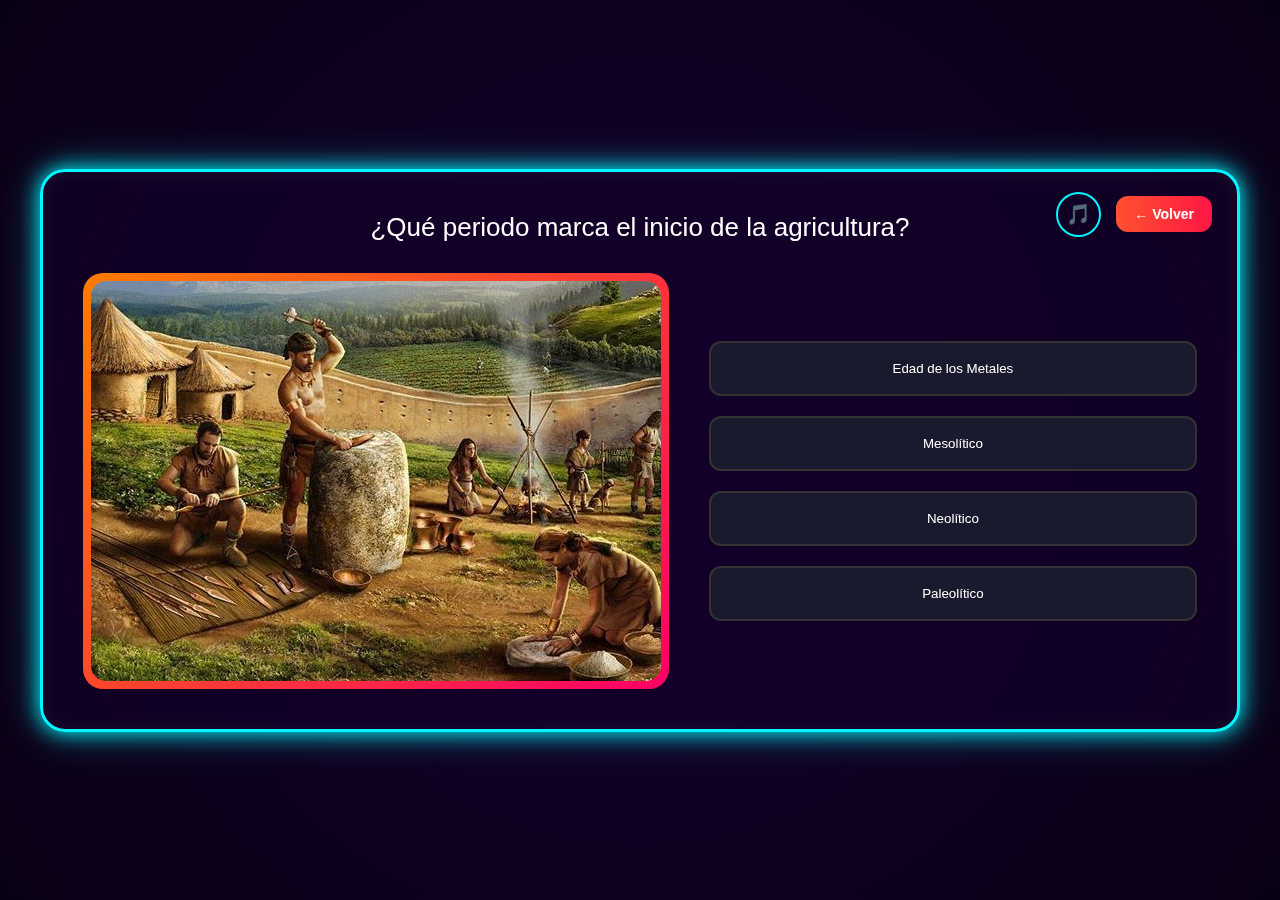
<file: JUEGOS/decisiones.html>
<!DOCTYPE html>
<html lang="es">
<head>
<meta charset="UTF-8">
<title>Desafío Histórico PRO</title>
<meta name="viewport" content="width=device-width, initial-scale=1.0">

<style>
:root{
 --neon1:#ff7b00;
 --neon2:#ff0066;
 --neon3:#00f7ff;
 --bg1:#14002c;
 --bg2:#0a0015;
}

*{margin:0;padding:0;box-sizing:border-box}

body{
 font-family:Segoe UI, sans-serif;
 background:radial-gradient(circle at center,var(--bg1),var(--bg2));
 color:white;
 min-height:100vh;
 display:flex;
 justify-content:center;
 align-items:center;
 overflow:hidden;
}

.wrapper{
 width:95%;
 max-width:1200px;
 position:relative;
 padding:40px;
 border-radius:25px;
 background:rgba(20,0,44,0.6);
 backdrop-filter:blur(10px);
 border:3px solid var(--neon3);
 box-shadow:
   0 0 20px var(--neon3),
   0 0 40px rgba(0,247,255,0.4),
   inset 0 0 20px rgba(255,255,255,0.05);
}

/* BOTONES SUPERIORES */
.top-buttons{
 position:absolute;
 top:20px;
 right:25px;
 display:flex;
 gap:15px;
 align-items:center;
}

.music-btn{
 width:45px;
 height:45px;
 border-radius:50%;
 border:2px solid var(--neon3);
 background:transparent;
 color:white;
 font-size:20px;
 cursor:pointer;
 transition:.3s;
 display:flex;
 align-items:center;
 justify-content:center;
}

.music-btn:hover{
 box-shadow:0 0 15px var(--neon3);
 transform:scale(1.1);
}

.volver-btn{
 background:linear-gradient(90deg,#ff512f,#ff1744);
 border:none;
 padding:10px 18px;
 border-radius:12px;
 color:white;
 font-weight:600;
 cursor:pointer;
 transition:.3s;
 font-size:14px;
 display:flex;
 align-items:center;
 gap:6px;
}

.volver-btn:hover{
 transform:scale(1.08);
 box-shadow:0 0 15px rgba(255,23,68,0.8);
}

.pregunta{
 text-align:center;
 font-size:26px;
 margin-bottom:30px;
}

.container{
 display:grid;
 grid-template-columns:1.2fr 1fr;
 gap:40px;
}

.panel-img{
 padding:8px;
 background:linear-gradient(135deg,var(--neon1),var(--neon2));
 border-radius:20px;
 overflow:hidden;
}

.panel-img img{
 width:100%;
 height:400px;
 object-fit:cover;
 border-radius:15px;
 display:block;
}

.panel-opciones{
 display:flex;
 flex-direction:column;
 justify-content:center;
 gap:20px;
}

.opcion{
 padding:18px;
 background:#1a1a2e;
 border:2px solid #333;
 color:white;
 cursor:pointer;
 transition:.3s;
 border-radius:12px;
}

.opcion:hover{
 border-color:var(--neon3);
 box-shadow:0 0 15px var(--neon3);
 transform:translateX(8px);
}

.correcta{
 background:linear-gradient(90deg,#00ff88,#00ffaa);
 color:black;
}

.incorrecta{
 background:linear-gradient(90deg,#ff0044,#ff3355);
}

.btn-final{
 background:linear-gradient(90deg,#00f7ff,#00c3ff);
 border:none;
 padding:12px 22px;
 border-radius:12px;
 color:#000;
 font-weight:600;
 cursor:pointer;
 transition:.3s;
}

.btn-final:hover{
 transform:scale(1.08);
 box-shadow:0 0 15px var(--neon3);
}

.final{
 text-align:center;
}





/* ESTRELLAS */
.estrella{
 position:absolute;
 font-size:18px;
 pointer-events:none;
 animation:subirEstrella 1.2s ease-out forwards;
}

@keyframes subirEstrella{
 0%{
  transform:translateY(0) scale(0.6);
  opacity:1;
 }
 100%{
  transform:translateY(-120px) scale(1.4);
  opacity:0;
 }
}






.sello{
 position:fixed;
 top:50%;
 left:50%;
 transform:translate(-50%,-50%) scale(0);
 background:#b30000;
 color:white;
 padding:20px 40px;
 font-size:30px;
 font-weight:bold;
 border-radius:8px;
 animation:selloGolpe 0.4s forwards;
}

@keyframes selloGolpe{
 0%{transform:translate(-50%,-50%) scale(3); opacity:0;}
 100%{transform:translate(-50%,-50%) scale(1); opacity:1;}
}












 
/* ===================== VERSION CELULAR ===================== */

@media (max-width:768px){

body{
  align-items:flex-start;
  overflow:auto;
  padding:15px 0;
}

.wrapper{
  padding:20px;
  width:95%;
}

/* botones superiores */
.top-buttons{
  position:relative;
  top:auto;
  right:auto;
  justify-content:flex-end;
  margin-bottom:10px;
}

/* pregunta */
.pregunta{
  font-size:20px;
  margin-bottom:20px;
}

/* columnas → vertical */
.container{
  grid-template-columns:1fr;
  gap:20px;
}

/* imagen */
.panel-img img{
  height:220px;
}

/* opciones */
.opcion{
  padding:14px;
  font-size:15px;
}

/* resultado final */
.final h1{
  font-size:26px;
}

.final p{
  font-size:18px;
}

/* botones final */
.final div{
  flex-direction:column;
  gap:12px;
}

}









</style>
</head>
<body>

<div class="wrapper" id="game">

<div class="top-buttons">
  <button class="music-btn" onclick="toggleMusica()" id="btnMusic">🎵</button>
  <button class="volver-btn" onclick="volverMenu()">← Volver</button>
</div>

<div class="pregunta" id="pregunta"></div>

<div class="container">
<div class="panel-img">
  <img id="imagenPregunta">
</div>
<div class="panel-opciones" id="opciones"></div>
</div>

</div>

<!-- AUDIOS -->
<audio id="ok" src="../Sonido/Sonido-Correcto.mp3"></audio>
<audio id="bad" src="../Sonido/incorrecto.mp3"></audio>
<audio id="ambiente" src="../Sonido/ambiente.mp3" loop></audio>

<script>

/* ELEMENTOS */
const preguntaEl = document.getElementById("pregunta");
const imagenEl = document.getElementById("imagenPregunta");
const opcionesDiv = document.getElementById("opciones");
const game = document.getElementById("game");
const sonidoOk = document.getElementById("ok");
const sonidoBad = document.getElementById("bad");
const sonidoAmbiente = document.getElementById("ambiente");
const botonMusica = document.getElementById("btnMusic");

/* BANCO DE PREGUNTAS */
const bancoPreguntas = [
{p:"¿Qué civilización construyó Machu Picchu?",img:"../IMAGEN/machu.png",c:"Los Incas",o:["Los Aztecas","Los Mayas","Los Romanos"]},

{p:"¿En qué año comenzó la Segunda Guerra Mundial?",img:"../IMAGEN/segundaguerramundial.png",c:"1939",o:["1945","1914","1920"]},

{p:"¿Qué muro cayó en 1989?",img:"../IMAGEN/muro.png",c:"Muro de Berlín",o:["Muro romano","Muro chino","Muro egipcio"]},

{p:"¿Quién pintó la Mona Lisa?",img:"../IMAGEN/mona.png",c:"Leonardo da Vinci",o:["Miguel Ángel","Picasso","Van Gogh"]},

{p:"¿Qué civilización creó las pirámides de Giza?",img:"../IMAGEN/egipto.png",c:"Egipcios",o:["Mayas","Romanos","Griegos"]},
{p:"¿En qué año comenzó la Revolución Francesa?",img:"../IMAGEN/revolucionfrancesa.png",c:"1789",o:["1776","1804","1812"]},

{p:"¿Cuál es la construcción defensiva más larga del mundo?",img:"../IMAGEN/china.png",c:"La Muralla China",o:["El Machu Picchu","La Acrópolis de Atenas"," El Stonehenge"]},

{p:"¿Qué concepto pertenece al sistema jurídico de la antigua Roma?",img:"../IMAGEN/derechoromano.png",c:"Derecho Romano",o:["Código Hammurabi","Leyes de Manu","Carta Magna"]},

{p:"¿En qué etapa surgió el capitalismo moderno?",img:"../IMAGEN/capitalismo.png",c:"Edad Moderna",o:["Edad Antigua","Neolítico","Prehistoria"]},

{p:"¿Qué periodo marca el inicio de la agricultura?",img:"../IMAGEN/neolitico.png",c:"Neolítico",o:["Paleolítico","Edad de los Metales","Mesolítico"]},


{p:"¿Quién se proclamó emperador de Francia?",img:"../IMAGEN/napoleonbonaparte.png",c:"Napoleón Bonaparte",o:["Luis XIV","Pedro el Grande","Julio César"]},


{p:"¿Qué ríos hicieron posible la vida en Mesopotamia?",img:"../IMAGEN/mesopotamia.png",c:"Tigris y Éufrates",
o:["Nilo y Jordán","Indo y Ganges","Danubio y Rin"]}


];

/* VARIABLES */
let actual = 0;
let puntos = 0;

/* FUNCIONES */

function mezclar(arr){
 return arr.sort(() => Math.random() - 0.5);
}

function iniciarMusica(){
 sonidoAmbiente.volume = 0;
 sonidoAmbiente.play().catch(()=>{});
 let volumen = 0;
 let fade = setInterval(()=>{
   if(volumen < 0.4){
     volumen += 0.02;
     sonidoAmbiente.volume = volumen;
   } else {
     clearInterval(fade);
   }
 },100);
}

function toggleMusica(){
 if(sonidoAmbiente.paused){
   iniciarMusica();
   botonMusica.textContent = "🎵";
 } else {
   sonidoAmbiente.pause();
   botonMusica.textContent = "🔇";
 }
}

function volverMenu(){
 sonidoAmbiente.pause();
 sonidoAmbiente.currentTime = 0;
 window.location.href = "../Juego.html";
}

function cargar(){
 let q = bancoPreguntas[actual];

 preguntaEl.textContent = q.p;
 imagenEl.src = q.img;

 let opciones = mezclar([q.c, ...q.o]);
 opcionesDiv.innerHTML = "";

 opciones.forEach(op=>{
   let btn = document.createElement("button");
   btn.className = "opcion";
   btn.textContent = op;
   btn.onclick = ()=> responder(btn, op === q.c);
   opcionesDiv.appendChild(btn);
 });
}

function responder(btn, correcto){
 document.querySelectorAll(".opcion").forEach(b=> b.disabled = true);

 if(correcto){
   btn.classList.add("correcta");
   sonidoOk.play();
   puntos++;
 let rect = btn.getBoundingClientRect();
   estrellas(rect.left + rect.width/2, rect.top);
 

 } else {
   btn.classList.add("incorrecta");
   sonidoBad.play();
selloError();
 }

 setTimeout(()=>{
   actual++;
   if(actual < bancoPreguntas.length){
     cargar();
   } else {
     mostrarFinal();
   }
 },1200);
}

function mostrarFinal(){
 sonidoAmbiente.pause();

 game.innerHTML = `
 <div class="final">
   <h1>🏆 Juego Terminado</h1>
   <p>Tu puntaje fue: <strong>${puntos} / ${bancoPreguntas.length}</strong></p>
   <div style="margin-top:25px; display:flex; gap:20px; justify-content:center;">
     <button class="volver-btn" onclick="volverMenu()">← Volver al menú</button>
     <button class="btn-final" onclick="location.reload()">🔄 Jugar otra vez</button>
   </div>
 </div>
 `;
}



function estrellas(x,y){

 for(let i=0;i<8;i++){

   let s = document.createElement("div");
   s.className = "estrella";
   s.textContent = "⭐";

   let dx = (Math.random()*80)-40;

   s.style.left = (x + dx) + "px";
   s.style.top = y + "px";

   document.body.appendChild(s);

   setTimeout(()=>s.remove(),1200);

 }

}


function selloError(){

 let s=document.createElement("div");
 s.className="sello";
 s.textContent="INCORRECTO";

 document.body.appendChild(s);

 setTimeout(()=>s.remove(),900);

}


/* INICIO */
document.addEventListener("DOMContentLoaded", ()=>{
 mezclar(bancoPreguntas);
 iniciarMusica();
 cargar();
});

</script>
</body>
</html>
</file>
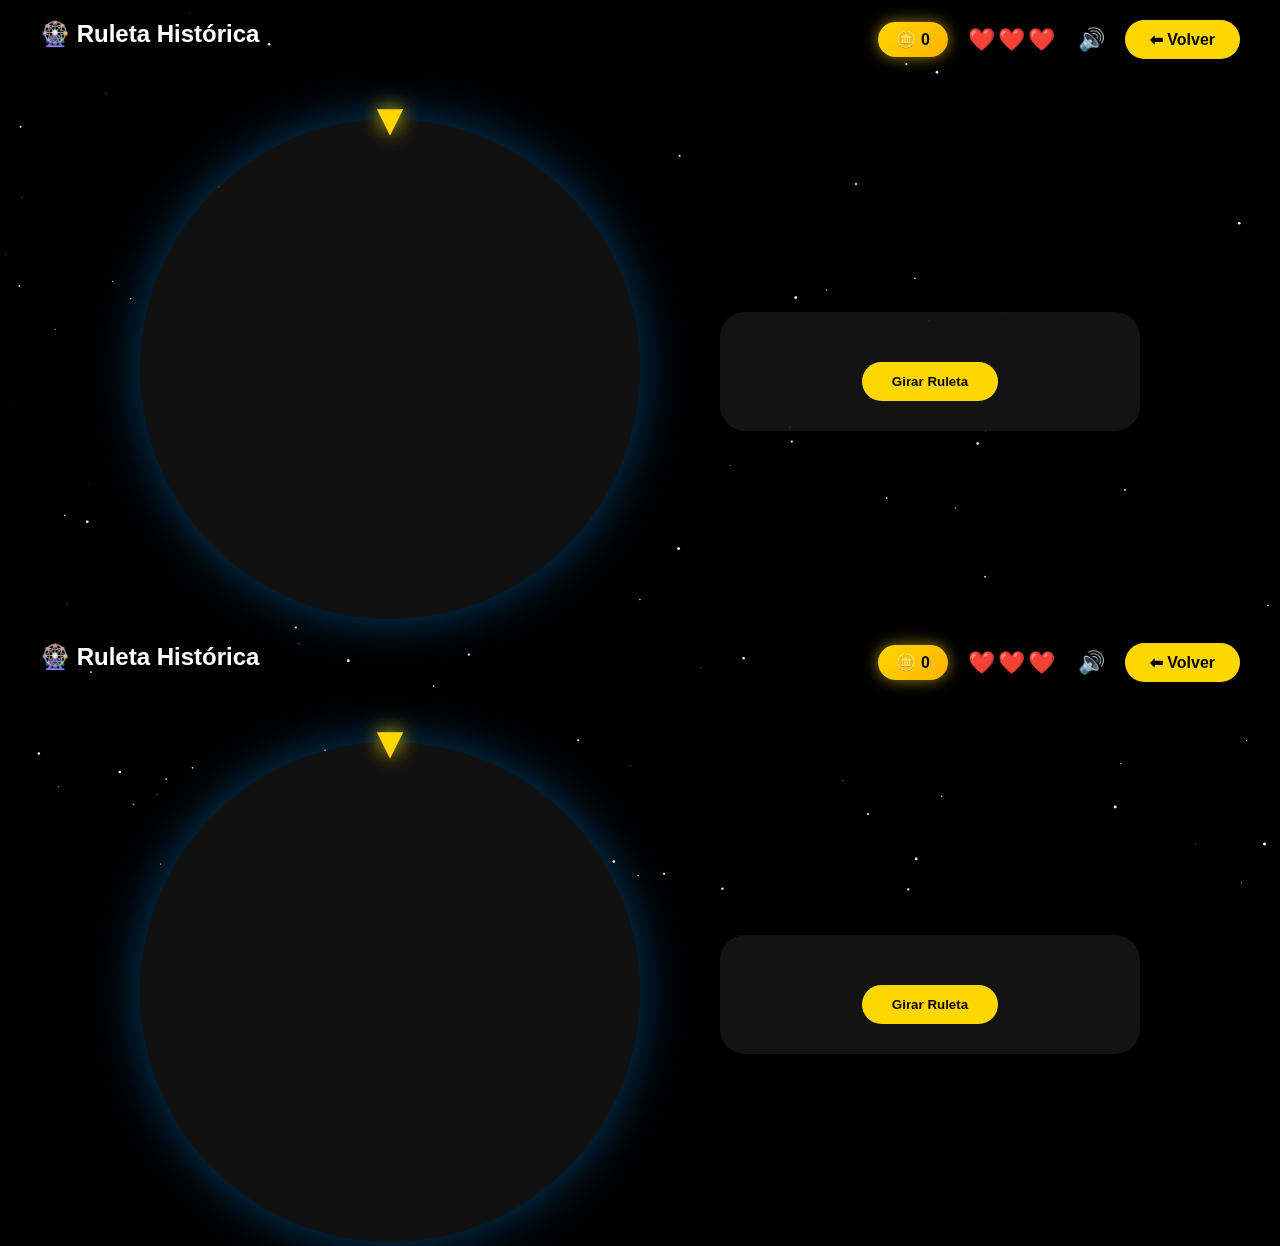
<file: JUEGOS/quiz.html>
<!DOCTYPE html>
<html lang="es">
<head>
<meta charset="UTF-8">
<title>🎡 Ruleta Histórica</title>
<meta name="viewport" content="width=device-width, initial-scale=1.0">

<style>
*{margin:0;padding:0;box-sizing:border-box}

body{
  font-family:'Segoe UI',sans-serif;
  background:#000;
  color:white;
    overflow-x:hidden;
  overflow-y:auto;
  transition: background 0.5s ease;
}

/* PARTICULAS FONDO */
#particles{
  position:fixed;
  top:0;
  left:0;
  z-index:-1;
}

/* CONFETI */
#confeti{
  position:fixed;
  top:0;
  left:0;
  pointer-events:none;
  display:none;
}

/* HEADER */
header{
  display:flex;
  justify-content:space-between;
  padding:20px 40px;
}

.volver{
  background:#ffd700;
  color:black;
  padding:10px 25px;
  border-radius:25px;
  cursor:pointer;
  font-weight:bold;
}

/* CONTENEDOR */
.container{
  display:flex;
  justify-content:center;
  align-items:center;
  gap:80px;
  margin-top:40px;
  flex-wrap:wrap;
}

/* RULETA */

.ruleta {
  box-shadow: 
    0 0 30px rgba(0, 200, 255, 0.4),
    inset 0 0 25px rgba(0,0,0,0.6);
  transition: transform 0.3s ease;
}

.ruleta:hover {
  transform: scale(1.03);
}




.ruleta-container{ position:relative; }

canvas#ruleta{
  border-radius:50%;
  background:#111;
  box-shadow:0 0 50px rgba(0,150,255,0.4);
 animation: pulso 2s infinite alternate;
}
@keyframes latidoRuleta{
  from { transform: scale(1); }
  to { transform: scale(1.02); }
}

#ruleta{
  width:90vw;
  max-width:500px;
  aspect-ratio:1/1;
}




.puntero{
  position:absolute;
  top:-25px;
  left:50%;
  transform:translateX(-50%);
  font-size:45px;
  color:#ffd700;
}

/* PANEL */
.app{
  background:rgba(20,20,20,0.95);
  padding:30px;
  border-radius:25px;
  width:420px;
  text-align:center;
}

.opcion{
  background:#2d2d2d;
  margin:15px 0;
  padding:14px;
  border-radius:20px;
  cursor:pointer;
}

.correcta{
  background:#00cc66 !important;
  box-shadow:0 0 25px #00ff88;
}

.incorrecta{
  background:crimson !important;
}

#feedback{
  margin-top:15px;
  padding:10px;
  border-radius:15px;
  display:none;
}

.feedback-bien{
  background:#003d1f;
}

.feedback-mal{
  background:#3d0000;
}

button{
  margin-top:20px;
  padding:12px 30px;
  border:none;
  border-radius:25px;
  background:#ffd700;
  font-weight:bold;
  cursor:pointer;
}

#pantallaFinal{
  position:fixed;
  top:0;
  left:0;
  width:100%;
  height:100%;
  background:rgba(0,0,0,0.92);
  display:none;
  justify-content:center;
  align-items:center;
  flex-direction:column;
  text-align:center;
  font-size:26px;
}


#vidas{
  font-size:22px;
  letter-spacing:3px;
  transition:transform 0.2s ease;
}


#contadorMonedas{
  background:linear-gradient(135deg,#ffd700,#ffb300);
  color:black;
  padding:8px 18px;
  border-radius:20px;
  font-weight:bold;
  box-shadow:0 0 15px rgba(255,215,0,0.6);
}

.glow-total {
  animation: brillo 1s infinite alternate;
  text-shadow: 0 0 10px gold, 0 0 20px orange, 0 0 40px gold;
}

@keyframes brillo {
  from { 
    text-shadow: 0 0 10px gold, 0 0 20px orange; 
  }
  to { 
    text-shadow: 0 0 25px #fff700, 0 0 50px #ffae00; 
  }
}


/* EFECCTO DEL JUEGO  */
.shake {
  animation: temblar 1s;
}

@keyframes temblar {
  0% { transform: translate(0px, 0px); }
  10% { transform: translate(-8px, 5px); }
  20% { transform: translate(8px, -5px); }
  30% { transform: translate(-6px, 4px); }
  40% { transform: translate(6px, -4px); }
  50% { transform: translate(-4px, 3px); }
  60% { transform: translate(4px, -3px); }
  70% { transform: translate(-2px, 2px); }
  80% { transform: translate(2px, -2px); }
  90% { transform: translate(-1px, 1px); }
  100% { transform: translate(0px, 0px); }
}




body.girando {
  filter: brightness(0.7);
}

.boton-girar {
  animation: pulso 2s infinite;
}

@keyframes pulso {
  0% { box-shadow: 0 0 10px #ffd700; }
  50% { box-shadow: 0 0 25px #ffcc00; }
  100% { box-shadow: 0 0 10px #ffd700; }
}

.glow-stop {
  box-shadow: 
    0 0 40px #fff,
    0 0 80px gold,
    0 0 120px orange,
    0 0 160px #ffd700 !important;
  transform: scale(1.05);
  transition: 0.3s;
}

.vidas span {
  animation: latido 1.5s infinite;
}

@keyframes latido {
  0% { transform: scale(1); }
  50% { transform: scale(1.2); }
  100% { transform: scale(1); }
}



.puntero {
  filter: drop-shadow(0 0 10px gold);
}




@keyframes subir {
  from { opacity:1; transform:translate(-50%,-50%) scale(1); }
  to { opacity:0; transform:translate(-50%,-80%) scale(1.5); }
}





.btn-secundario{
  background: transparent;
  border: 2px solid #ffd700;
  color: #ffd700;
  padding: 10px 25px;
  border-radius: 30px;
  margin-top: 15px;
  cursor: pointer;
  transition: 0.3s;
}

.btn-secundario:hover{
  background: #ffd700;
  color: black;
}






@media (max-width: 900px){

  header{
    flex-direction:column;
    gap:15px;
    text-align:center;
  }

  .container{
    flex-direction:column;
    gap:40px;
    margin-top:20px;
  }

  .app{
    width:90%;
    max-width:420px;
  }

}





</style>
</head>
<body>

<canvas id="particles"></canvas>
<canvas id="confeti"></canvas>

<header>
<h2>🎡 Ruleta Histórica</h2>
<div style="display:flex; gap:20px; align-items:center;">
  <div id="contadorMonedas">🪙 0</div>
  <div id="vidas">❤️❤️❤️</div>

   <div id="btnMusica" style="
    font-size:22px;
    cursor:pointer;
    transition:0.2s;
  ">🔊</div>

  <div class="volver" id="btnVolver">⬅ Volver</div>
</div>
</header>




<div class="container">

<div class="ruleta-container">
<div class="puntero">▼</div>
<canvas id="ruleta" class="ruleta"></canvas>
</div>

<div class="app">
<div id="pregunta"></div>
<div id="opciones"></div>
<button id="btnGirar">Girar Ruleta</button>
<div id="feedback"></div>
</div>

</div>

<div id="pantallaFinal">
  <div id="mensajeFinal"></div>

  <button onclick="location.reload()">Jugar otra vez</button>

  <button class="btn-secundario" onclick="volverMenu()">
    Volver al menú
  </button>
</div>



<!-- SONIDOS -->
<audio id="sndRuleta" src="../Sonido/ruleta.mp3"></audio>
<audio id="sndCorrecto" src="../Sonido/Sonido-Correcto.mp3"></audio>
<audio id="sndIncorrecto" src="../Sonido/incorrecto.mp3"></audio>
<audio id="sndVolver" src="../Sonido/Sonidodeseleccionar.mp3"></audio>
<audio id="sndFondo" src="../Sonido/musica-fondo.mp3" loop></audio>
<audio id="sonidoMoneda" src="../Sonido/moneda.mp3"></audio>














<script>
function efectoAcierto(){
  const efecto = document.createElement("div");
  efecto.innerText = "✨ +10";
  efecto.style.position = "fixed";
  efecto.style.top = "50%";
  efecto.style.left = "50%";
  efecto.style.fontSize = "40px";
  efecto.style.color = "gold";
  efecto.style.transform = "translate(-50%,-50%)";
  efecto.style.animation = "subir 1s forwards";
  document.body.appendChild(efecto);

  setTimeout(()=>efecto.remove(),1000);
}










// 🔊 REFERENCIAS DE SONIDO
const sndRuleta = document.getElementById("sndRuleta");
const sndCorrecto = document.getElementById("sndCorrecto");
const sndIncorrecto = document.getElementById("sndIncorrecto");
const sndVolver = document.getElementById("sndVolver");
const sndFondo = document.getElementById("sndFondo");
const sonidoMoneda = document.getElementById("sonidoMoneda");



// 🎵 BOTÓN MUSICA (AQUÍ VA)

const btnMusica = document.getElementById("btnMusica");
let musicaActiva = true;

btnMusica.onclick = function(){

  if(musicaActiva){
    sndFondo.pause();
    btnMusica.innerText = "🔇";
    musicaActiva = false;
  }else{
    sndFondo.play();
    btnMusica.innerText = "🔊";
    musicaActiva = true;
  }

  btnMusica.style.transform = "scale(1.3)";
  setTimeout(()=>{
    btnMusica.style.transform = "scale(1)";
  },200);

};


// 🔉 VOLUMENES (0 a 1)
sndRuleta.volume = 0.1;     // más bajito
sndCorrecto.volume = 0.6;
sndIncorrecto.volume = 0.6;
sndVolver.volume = 0.5;
sndFondo.volume = 0.5;













/* PARTICULAS FONDO */

const bg=document.getElementById("particles");
const bgCtx=bg.getContext("2d");
bg.width=window.innerWidth;
bg.height=window.innerHeight;

let stars=[];
for(let i=0;i<120;i++){
 stars.push({
  x:Math.random()*bg.width,
  y:Math.random()*bg.height,
  r:Math.random()*1.5,
  s:Math.random()*0.5
 });
}

function animStars(){
 bgCtx.clearRect(0,0,bg.width,bg.height);
 bgCtx.fillStyle="white";
 stars.forEach(st=>{
  st.y+=st.s;
  if(st.y>bg.height) st.y=0;
  bgCtx.beginPath();
  bgCtx.arc(st.x,st.y,st.r,0,Math.PI*2);
  bgCtx.fill();
 });
 requestAnimationFrame(animStars);
}
animStars();

/* CONFETI */
const confeti=document.getElementById("confeti");
const cCtx=confeti.getContext("2d");
confeti.width=window.innerWidth;
confeti.height=window.innerHeight;

let piezas=[];

function lanzarConfeti(){
 confeti.style.display="block";
 for(let i=0;i<150;i++){
  piezas.push({
   x:Math.random()*confeti.width,
   y:Math.random()*-confeti.height,
   r:Math.random()*6+4,
   d:Math.random()*confeti.height,
   color:`hsl(${Math.random()*360},100%,50%)`,
   tilt:Math.random()*10
  });
 }
 animConfeti();
}

function animConfeti(){
 cCtx.clearRect(0,0,confeti.width,confeti.height);
 piezas.forEach(p=>{
  cCtx.beginPath();
  cCtx.fillStyle=p.color;
  cCtx.fillRect(p.x,p.y,p.r,p.r);
  p.y+=3;
  if(p.y>confeti.height) p.y=0;
 });
 requestAnimationFrame(animConfeti);
}

/* DATOS (5 FECHAS) */
const banco=[
{anio:"1776",evento:"Independencia de EE.UU.",exp:"Declaración de Independencia."},
{anio:"1789",evento:"Revolución Francesa",exp:"Inicio de la revolución."},
{anio:"1822",evento:"Batalla de Pichincha",exp:"Clave para Ecuador."},
{anio:"1969",evento:"Llegada a la Luna",exp:"Armstrong pisó la Luna."},
{anio:"1989",evento:"Caída del Muro de Berlín",exp:"Fin simbólico de la Guerra Fría."}
];

let preguntas=[...banco];
let aciertos=0;
let monedas=0;
let racha=0;  
let vidas = 3;
let angulo=0;
let indiceActual=null;

const canvas=document.getElementById("ruleta");
const ctx=canvas.getContext("2d");




function ajustarCanvas(){
  const size = canvas.offsetWidth;
  canvas.width = size;
  canvas.height = size;
}

ajustarCanvas();
window.addEventListener("resize", ajustarCanvas);





function dibujar(){
 const total = preguntas.length;
 if(total === 0) return;

 const center = canvas.width / 2;
 const radius = canvas.width / 2 - 20;
 const arc = 2 * Math.PI / total;

 ctx.clearRect(0, 0, canvas.width, canvas.height);

 for(let i=0;i<total;i++){
  ctx.beginPath();
  ctx.fillStyle=`hsl(${i*360/total},70%,50%)`;
  ctx.moveTo(center,center);
  ctx.arc(center,center,radius,i*arc+angulo,(i+1)*arc+angulo);
  ctx.fill();

  ctx.save();
  ctx.translate(center,center);
  ctx.rotate(i*arc+arc/2+angulo);
  ctx.fillStyle="white";
  ctx.font="bold 18px Arial";
  ctx.fillText(preguntas[i].anio,radius-100,5);
  ctx.restore();
 }
}




function seleccionar(){

 const total = preguntas.length;
 const arc = 2 * Math.PI / total;

 let rot = angulo % (2 * Math.PI);

 let index = Math.floor((rot + Math.PI/2) / arc) % total;

 indiceActual = total - 1 - index;

 if(indiceActual < 0){
   indiceActual += total;
 }

 mostrarPregunta();
}

function mostrarPregunta(){
 const data=preguntas[indiceActual];
 pregunta.innerText="¿Qué ocurrió en "+data.anio+"?";
 opciones.innerHTML="";
 feedback.style.display="none";

 let incorrectas=banco
   .filter(e=>e.evento!==data.evento)
   .sort(()=>Math.random()-0.5)
   .slice(0,3)
   .map(e=>e.evento);

 let mezcladas=[...incorrectas];
 mezcladas.splice(Math.floor(Math.random()*4),0,data.evento);

 mezcladas.forEach(op=>{
  let div=document.createElement("div");
  div.className="opcion";
  div.innerText=op;
  div.onclick=()=>responder(div,op,data);
  opciones.appendChild(div);
 });
}

function responder(div,op,data){
 document.querySelectorAll(".opcion").forEach(o=>o.style.pointerEvents="none");





 if(op===data.evento){
  div.classList.add("correcta");
  sndCorrecto.play();
  feedback.className="feedback-bien";
  feedback.innerHTML="✅ ¡Correcto! "+data.exp;

  aciertos++; 
  racha++;

  if(racha >= 3){
  document.body.style.background = "linear-gradient(135deg,#240046,#5a189a)";
}else if(racha >= 2){
  document.body.style.background = "linear-gradient(135deg,#001f3f,#0074D9)";
}

 let premio = 10 + (racha*2);
monedas += premio;
actualizarMonedas();


sonidoMoneda.currentTime = 0;
sonidoMoneda.play();

// 🔊 SONIDO DE MONEDA
sonidoMoneda.currentTime = 0;


// ✨ efecto visual
efectoAcierto();








}else{
  racha = 0;
  document.body.style.background = "linear-gradient(135deg,#000000,#111111)";

  vidas--;
  actualizarVidas();

  if(vidas <= 0){

    document.body.style.background = "linear-gradient(135deg,#3a0000,#8b0000)";

    document.body.classList.add("shake");

    setTimeout(()=>{
      document.body.classList.remove("shake");
      finalizar();
    },600);
}


  div.classList.add("incorrecta");
  sndIncorrecto.play();
  feedback.className="feedback-mal";
  feedback.innerHTML="❌ Incorrecto.<br><b>Correcta:</b> "+data.evento;
}



 feedback.style.display="block";

 preguntas.splice(indiceActual,1);

 if(preguntas.length===0){
  setTimeout(finalizar,1500);
 }
}

function actualizarMonedas(){
  const contador=document.getElementById("contadorMonedas");
  contador.innerHTML="🪙 "+monedas;

  contador.style.transform="scale(1.2)";
  setTimeout(()=>{
    contador.style.transform="scale(1)";
  },200);
}



function escribirTexto(elemento, texto, velocidad = 30){
  elemento.innerHTML = "";
  let i = 0;

  function escribir(){
    if(i < texto.length){
      elemento.innerHTML += texto.charAt(i);
      i++;
      setTimeout(escribir, velocidad);
    }
  }

  escribir();
}













function actualizarVidas(){
  const cont = document.getElementById("vidas");

  cont.innerHTML = "❤️".repeat(vidas);

  // 👇 animación cuando cambia
  cont.style.transform = "scale(1.3)";
  setTimeout(()=>{
    cont.style.transform = "scale(1)";
  },200);
}






function finalizar(){

  document.body.style.background = "#000";
  sndFondo.pause();
  pantallaFinal.style.display="flex";
  lanzarConfeti();

  let mensaje="";

  if(aciertos===5){
    mensaje="🏆 ¡Excelente! Dominio total de la historia.";
  }else if(aciertos>=3){
    mensaje="👍 Muy buen trabajo. Vas por buen camino.";
  }else if(aciertos>=1){
    mensaje="💪 Bien intento. Sigue practicando y mejorarás.";
  }else{
    mensaje="🚀 No te rindas. Cada intento te hace más fuerte.";
  }

  let textoFinal = `
  <h2 style="font-size:38px;margin-bottom:20px;"> RESULTADO FINAL</h2>

  <div style="font-size:26px;margin:10px 0;">
  🪙 ${monedas} Monedas
  </div>

  <div style="font-size:26px;margin:10px 0;">
  🎯 ${aciertos}/5 Aciertos
  </div>

  <div style="margin-top:25px;font-size:22px;opacity:0.9;">
  ${mensaje}
  </div>
  `;

  mensajeFinal.innerHTML = textoFinal;

  // 👇 si sacó 5/5 activa glow
  if(aciertos === 5){
    mensajeFinal.classList.add("glow-total");
  }
}


btnGirar.onclick = function(){
  if(musicaActiva){
    sndFondo.play();
  }
  girar();
};



btnVolver.onclick=function(){
 sndVolver.play();
 setTimeout(()=>window.location.href="../Juego.html",300);
};







function girar(){
 if(preguntas.length===0) return;

 sndRuleta.play();

 // 🔥 oscurece pantalla mientras gira
 document.body.classList.add("girando");

 let velocidad=Math.random()*0.4+0.6;

 let anim=setInterval(()=>{
  angulo+=velocidad;
  velocidad*=0.985;
ctx.clearRect(0,0,canvas.width,canvas.height);
  dibujar();

  if(velocidad<0.01){
   clearInterval(anim);

   sndRuleta.pause();
   sndRuleta.currentTime=0;

   // 🔥 quitar efecto oscuro
   document.body.classList.remove("girando");

   // ✨ glow cuando se detiene
canvas.classList.add("glow-stop");

setTimeout(()=>{
  canvas.classList.remove("glow-stop");
},500);

   seleccionar();
  }

 },20);
}


function volverMenu(){
  window.location.href = "../Juego.html";
}



</script>
</body>
</html>
<!DOCTYPE html>
<html lang="es">
<head>
<meta charset="UTF-8">
<title>🎡 Ruleta Histórica</title>
<meta name="viewport" content="width=device-width, initial-scale=1.0">

<style>
*{margin:0;padding:0;box-sizing:border-box}

body{
  font-family:'Segoe UI',sans-serif;
  background:#000;
  color:white;
    overflow-x:hidden;
  overflow-y:auto;
  transition: background 0.5s ease;
}

/* PARTICULAS FONDO */
#particles{
  position:fixed;
  top:0;
  left:0;
  z-index:-1;
}

/* CONFETI */
#confeti{
  position:fixed;
  top:0;
  left:0;
  pointer-events:none;
  display:none;
}

/* HEADER */
header{
  display:flex;
  justify-content:space-between;
  padding:20px 40px;
}

.volver{
  background:#ffd700;
  color:black;
  padding:10px 25px;
  border-radius:25px;
  cursor:pointer;
  font-weight:bold;
}

/* CONTENEDOR */
.container{
  display:flex;
  justify-content:center;
  align-items:center;
  gap:80px;
  margin-top:40px;
  flex-wrap:wrap;
}

/* RULETA */

.ruleta {
  box-shadow: 
    0 0 30px rgba(0, 200, 255, 0.4),
    inset 0 0 25px rgba(0,0,0,0.6);
  transition: transform 0.3s ease;
}

.ruleta:hover {
  transform: scale(1.03);
}




.ruleta-container{ position:relative; }

canvas#ruleta{
  border-radius:50%;
  background:#111;
  box-shadow:0 0 50px rgba(0,150,255,0.4);
 animation: pulso 2s infinite alternate;
}
@keyframes latidoRuleta{
  from { transform: scale(1); }
  to { transform: scale(1.02); }
}

#ruleta{
  width:90vw;
  max-width:500px;
  aspect-ratio:1/1;
}




.puntero{
  position:absolute;
  top:-25px;
  left:50%;
  transform:translateX(-50%);
  font-size:45px;
  color:#ffd700;
}

/* PANEL */
.app{
  background:rgba(20,20,20,0.95);
  padding:30px;
  border-radius:25px;
  width:420px;
  text-align:center;
}

.opcion{
  background:#2d2d2d;
  margin:15px 0;
  padding:14px;
  border-radius:20px;
  cursor:pointer;
}

.correcta{
  background:#00cc66 !important;
  box-shadow:0 0 25px #00ff88;
}

.incorrecta{
  background:crimson !important;
}

#feedback{
  margin-top:15px;
  padding:10px;
  border-radius:15px;
  display:none;
}

.feedback-bien{
  background:#003d1f;
}

.feedback-mal{
  background:#3d0000;
}

button{
  margin-top:20px;
  padding:12px 30px;
  border:none;
  border-radius:25px;
  background:#ffd700;
  font-weight:bold;
  cursor:pointer;
}

#pantallaFinal{
  position:fixed;
  top:0;
  left:0;
  width:100%;
  height:100%;
  background:rgba(0,0,0,0.92);
  display:none;
  justify-content:center;
  align-items:center;
  flex-direction:column;
  text-align:center;
  font-size:26px;
}


#vidas{
  font-size:22px;
  letter-spacing:3px;
  transition:transform 0.2s ease;
}


#contadorMonedas{
  background:linear-gradient(135deg,#ffd700,#ffb300);
  color:black;
  padding:8px 18px;
  border-radius:20px;
  font-weight:bold;
  box-shadow:0 0 15px rgba(255,215,0,0.6);
}

.glow-total {
  animation: brillo 1s infinite alternate;
  text-shadow: 0 0 10px gold, 0 0 20px orange, 0 0 40px gold;
}

@keyframes brillo {
  from { 
    text-shadow: 0 0 10px gold, 0 0 20px orange; 
  }
  to { 
    text-shadow: 0 0 25px #fff700, 0 0 50px #ffae00; 
  }
}


/* EFECCTO DEL JUEGO  */
.shake {
  animation: temblar 1s;
}

@keyframes temblar {
  0% { transform: translate(0px, 0px); }
  10% { transform: translate(-8px, 5px); }
  20% { transform: translate(8px, -5px); }
  30% { transform: translate(-6px, 4px); }
  40% { transform: translate(6px, -4px); }
  50% { transform: translate(-4px, 3px); }
  60% { transform: translate(4px, -3px); }
  70% { transform: translate(-2px, 2px); }
  80% { transform: translate(2px, -2px); }
  90% { transform: translate(-1px, 1px); }
  100% { transform: translate(0px, 0px); }
}




body.girando {
  filter: brightness(0.7);
}

.boton-girar {
  animation: pulso 2s infinite;
}

@keyframes pulso {
  0% { box-shadow: 0 0 10px #ffd700; }
  50% { box-shadow: 0 0 25px #ffcc00; }
  100% { box-shadow: 0 0 10px #ffd700; }
}

.glow-stop {
  box-shadow: 
    0 0 40px #fff,
    0 0 80px gold,
    0 0 120px orange,
    0 0 160px #ffd700 !important;
  transform: scale(1.05);
  transition: 0.3s;
}

.vidas span {
  animation: latido 1.5s infinite;
}

@keyframes latido {
  0% { transform: scale(1); }
  50% { transform: scale(1.2); }
  100% { transform: scale(1); }
}



.puntero {
  filter: drop-shadow(0 0 10px gold);
}




@keyframes subir {
  from { opacity:1; transform:translate(-50%,-50%) scale(1); }
  to { opacity:0; transform:translate(-50%,-80%) scale(1.5); }
}





.btn-secundario{
  background: transparent;
  border: 2px solid #ffd700;
  color: #ffd700;
  padding: 10px 25px;
  border-radius: 30px;
  margin-top: 15px;
  cursor: pointer;
  transition: 0.3s;
}

.btn-secundario:hover{
  background: #ffd700;
  color: black;
}






@media (max-width: 900px){

  header{
    flex-direction:column;
    gap:15px;
    text-align:center;
  }

  .container{
    flex-direction:column;
    gap:40px;
    margin-top:20px;
  }

  .app{
    width:90%;
    max-width:420px;
  }

}





</style>
</head>
<body>

<canvas id="particles"></canvas>
<canvas id="confeti"></canvas>

<header>
<h2>🎡 Ruleta Histórica</h2>
<div style="display:flex; gap:20px; align-items:center;">
  <div id="contadorMonedas">🪙 0</div>
  <div id="vidas">❤️❤️❤️</div>

   <div id="btnMusica" style="
    font-size:22px;
    cursor:pointer;
    transition:0.2s;
  ">🔊</div>

  <div class="volver" id="btnVolver">⬅ Volver</div>
</div>
</header>




<div class="container">

<div class="ruleta-container">
<div class="puntero">▼</div>
<canvas id="ruleta" class="ruleta"></canvas>
</div>

<div class="app">
<div id="pregunta"></div>
<div id="opciones"></div>
<button id="btnGirar">Girar Ruleta</button>
<div id="feedback"></div>
</div>

</div>

<div id="pantallaFinal">
  <div id="mensajeFinal"></div>

  <button onclick="location.reload()">Jugar otra vez</button>

  <button class="btn-secundario" onclick="volverMenu()">
    Volver al menú
  </button>
</div>



<!-- SONIDOS -->
<audio id="sndRuleta" src="../Sonido/ruleta.mp3"></audio>
<audio id="sndCorrecto" src="../Sonido/Sonido-Correcto.mp3"></audio>
<audio id="sndIncorrecto" src="../Sonido/incorrecto.mp3"></audio>
<audio id="sndVolver" src="../Sonido/Sonidodeseleccionar.mp3"></audio>
<audio id="sndFondo" src="../Sonido/musica-fondo.mp3" loop></audio>
<audio id="sonidoMoneda" src="../Sonido/moneda.mp3"></audio>














<script>
function efectoAcierto(){
  const efecto = document.createElement("div");
  efecto.innerText = "✨ +10";
  efecto.style.position = "fixed";
  efecto.style.top = "50%";
  efecto.style.left = "50%";
  efecto.style.fontSize = "40px";
  efecto.style.color = "gold";
  efecto.style.transform = "translate(-50%,-50%)";
  efecto.style.animation = "subir 1s forwards";
  document.body.appendChild(efecto);

  setTimeout(()=>efecto.remove(),1000);
}










// 🔊 REFERENCIAS DE SONIDO
const sndRuleta = document.getElementById("sndRuleta");
const sndCorrecto = document.getElementById("sndCorrecto");
const sndIncorrecto = document.getElementById("sndIncorrecto");
const sndVolver = document.getElementById("sndVolver");
const sndFondo = document.getElementById("sndFondo");
const sonidoMoneda = document.getElementById("sonidoMoneda");



// 🎵 BOTÓN MUSICA (AQUÍ VA)

const btnMusica = document.getElementById("btnMusica");
let musicaActiva = true;

btnMusica.onclick = function(){

  if(musicaActiva){
    sndFondo.pause();
    btnMusica.innerText = "🔇";
    musicaActiva = false;
  }else{
    sndFondo.play();
    btnMusica.innerText = "🔊";
    musicaActiva = true;
  }

  btnMusica.style.transform = "scale(1.3)";
  setTimeout(()=>{
    btnMusica.style.transform = "scale(1)";
  },200);

};


// 🔉 VOLUMENES (0 a 1)
sndRuleta.volume = 0.1;     // más bajito
sndCorrecto.volume = 0.6;
sndIncorrecto.volume = 0.6;
sndVolver.volume = 0.5;
sndFondo.volume = 0.5;













/* PARTICULAS FONDO */

const bg=document.getElementById("particles");
const bgCtx=bg.getContext("2d");
bg.width=window.innerWidth;
bg.height=window.innerHeight;

let stars=[];
for(let i=0;i<120;i++){
 stars.push({
  x:Math.random()*bg.width,
  y:Math.random()*bg.height,
  r:Math.random()*1.5,
  s:Math.random()*0.5
 });
}

function animStars(){
 bgCtx.clearRect(0,0,bg.width,bg.height);
 bgCtx.fillStyle="white";
 stars.forEach(st=>{
  st.y+=st.s;
  if(st.y>bg.height) st.y=0;
  bgCtx.beginPath();
  bgCtx.arc(st.x,st.y,st.r,0,Math.PI*2);
  bgCtx.fill();
 });
 requestAnimationFrame(animStars);
}
animStars();

/* CONFETI */
const confeti=document.getElementById("confeti");
const cCtx=confeti.getContext("2d");
confeti.width=window.innerWidth;
confeti.height=window.innerHeight;

let piezas=[];

function lanzarConfeti(){
 confeti.style.display="block";
 for(let i=0;i<150;i++){
  piezas.push({
   x:Math.random()*confeti.width,
   y:Math.random()*-confeti.height,
   r:Math.random()*6+4,
   d:Math.random()*confeti.height,
   color:`hsl(${Math.random()*360},100%,50%)`,
   tilt:Math.random()*10
  });
 }
 animConfeti();
}

function animConfeti(){
 cCtx.clearRect(0,0,confeti.width,confeti.height);
 piezas.forEach(p=>{
  cCtx.beginPath();
  cCtx.fillStyle=p.color;
  cCtx.fillRect(p.x,p.y,p.r,p.r);
  p.y+=3;
  if(p.y>confeti.height) p.y=0;
 });
 requestAnimationFrame(animConfeti);
}

/* DATOS (5 FECHAS) */
const banco=[
{anio:"1776",evento:"Independencia de EE.UU.",exp:"Declaración de Independencia."},
{anio:"1789",evento:"Revolución Francesa",exp:"Inicio de la revolución."},
{anio:"1822",evento:"Batalla de Pichincha",exp:"Clave para Ecuador."},
{anio:"1969",evento:"Llegada a la Luna",exp:"Armstrong pisó la Luna."},
{anio:"1989",evento:"Caída del Muro de Berlín",exp:"Fin simbólico de la Guerra Fría."}
];

let preguntas=[...banco];
let aciertos=0;
let monedas=0;
let racha=0;  
let vidas = 3;
let angulo=0;
let indiceActual=null;

const canvas=document.getElementById("ruleta");
const ctx=canvas.getContext("2d");




function ajustarCanvas(){
  const size = canvas.offsetWidth;
  canvas.width = size;
  canvas.height = size;
}

ajustarCanvas();
window.addEventListener("resize", ajustarCanvas);





function dibujar(){
 const total = preguntas.length;
 if(total === 0) return;

 const center = canvas.width / 2;
 const radius = canvas.width / 2 - 20;
 const arc = 2 * Math.PI / total;

 ctx.clearRect(0, 0, canvas.width, canvas.height);

 for(let i=0;i<total;i++){
  ctx.beginPath();
  ctx.fillStyle=`hsl(${i*360/total},70%,50%)`;
  ctx.moveTo(center,center);
  ctx.arc(center,center,radius,i*arc+angulo,(i+1)*arc+angulo);
  ctx.fill();

  ctx.save();
  ctx.translate(center,center);
  ctx.rotate(i*arc+arc/2+angulo);
  ctx.fillStyle="white";
  ctx.font="bold 18px Arial";
  ctx.fillText(preguntas[i].anio,radius-100,5);
  ctx.restore();
 }
}




function seleccionar(){

 const total = preguntas.length;
 const arc = 2 * Math.PI / total;

 let rot = angulo % (2 * Math.PI);

 let index = Math.floor((rot + Math.PI/2) / arc) % total;

 indiceActual = total - 1 - index;

 if(indiceActual < 0){
   indiceActual += total;
 }

 mostrarPregunta();
}

function mostrarPregunta(){
 const data=preguntas[indiceActual];
 pregunta.innerText="¿Qué ocurrió en "+data.anio+"?";
 opciones.innerHTML="";
 feedback.style.display="none";

 let incorrectas=banco
   .filter(e=>e.evento!==data.evento)
   .sort(()=>Math.random()-0.5)
   .slice(0,3)
   .map(e=>e.evento);

 let mezcladas=[...incorrectas];
 mezcladas.splice(Math.floor(Math.random()*4),0,data.evento);

 mezcladas.forEach(op=>{
  let div=document.createElement("div");
  div.className="opcion";
  div.innerText=op;
  div.onclick=()=>responder(div,op,data);
  opciones.appendChild(div);
 });
}

function responder(div,op,data){
 document.querySelectorAll(".opcion").forEach(o=>o.style.pointerEvents="none");





 if(op===data.evento){
  div.classList.add("correcta");
  sndCorrecto.play();
  feedback.className="feedback-bien";
  feedback.innerHTML="✅ ¡Correcto! "+data.exp;

  aciertos++; 
  racha++;

  if(racha >= 3){
  document.body.style.background = "linear-gradient(135deg,#240046,#5a189a)";
}else if(racha >= 2){
  document.body.style.background = "linear-gradient(135deg,#001f3f,#0074D9)";
}

 let premio = 10 + (racha*2);
monedas += premio;
actualizarMonedas();


sonidoMoneda.currentTime = 0;
sonidoMoneda.play();

// 🔊 SONIDO DE MONEDA
sonidoMoneda.currentTime = 0;


// ✨ efecto visual
efectoAcierto();








}else{
  racha = 0;
  document.body.style.background = "linear-gradient(135deg,#000000,#111111)";

  vidas--;
  actualizarVidas();

  if(vidas <= 0){

    document.body.style.background = "linear-gradient(135deg,#3a0000,#8b0000)";

    document.body.classList.add("shake");

    setTimeout(()=>{
      document.body.classList.remove("shake");
      finalizar();
    },600);
}


  div.classList.add("incorrecta");
  sndIncorrecto.play();
  feedback.className="feedback-mal";
  feedback.innerHTML="❌ Incorrecto.<br><b>Correcta:</b> "+data.evento;
}



 feedback.style.display="block";

 preguntas.splice(indiceActual,1);

 if(preguntas.length===0){
  setTimeout(finalizar,1500);
 }
}

function actualizarMonedas(){
  const contador=document.getElementById("contadorMonedas");
  contador.innerHTML="🪙 "+monedas;

  contador.style.transform="scale(1.2)";
  setTimeout(()=>{
    contador.style.transform="scale(1)";
  },200);
}



function escribirTexto(elemento, texto, velocidad = 30){
  elemento.innerHTML = "";
  let i = 0;

  function escribir(){
    if(i < texto.length){
      elemento.innerHTML += texto.charAt(i);
      i++;
      setTimeout(escribir, velocidad);
    }
  }

  escribir();
}













function actualizarVidas(){
  const cont = document.getElementById("vidas");

  cont.innerHTML = "❤️".repeat(vidas);

  // 👇 animación cuando cambia
  cont.style.transform = "scale(1.3)";
  setTimeout(()=>{
    cont.style.transform = "scale(1)";
  },200);
}






function finalizar(){

  document.body.style.background = "#000";
  sndFondo.pause();
  pantallaFinal.style.display="flex";
  lanzarConfeti();

  let mensaje="";

  if(aciertos===5){
    mensaje="🏆 ¡Excelente! Dominio total de la historia.";
  }else if(aciertos>=3){
    mensaje="👍 Muy buen trabajo. Vas por buen camino.";
  }else if(aciertos>=1){
    mensaje="💪 Bien intento. Sigue practicando y mejorarás.";
  }else{
    mensaje="🚀 No te rindas. Cada intento te hace más fuerte.";
  }

  let textoFinal = `
  <h2 style="font-size:38px;margin-bottom:20px;"> RESULTADO FINAL</h2>

  <div style="font-size:26px;margin:10px 0;">
  🪙 ${monedas} Monedas
  </div>

  <div style="font-size:26px;margin:10px 0;">
  🎯 ${aciertos}/5 Aciertos
  </div>

  <div style="margin-top:25px;font-size:22px;opacity:0.9;">
  ${mensaje}
  </div>
  `;

  mensajeFinal.innerHTML = textoFinal;

  // 👇 si sacó 5/5 activa glow
  if(aciertos === 5){
    mensajeFinal.classList.add("glow-total");
  }
}


btnGirar.onclick = function(){
  if(musicaActiva){
    sndFondo.play();
  }
  girar();
};



btnVolver.onclick=function(){
 sndVolver.play();
 setTimeout(()=>window.location.href="../Juego.html",300);
};







function girar(){
 if(preguntas.length===0) return;

 sndRuleta.play();

 // 🔥 oscurece pantalla mientras gira
 document.body.classList.add("girando");

 let velocidad=Math.random()*0.4+0.6;

 let anim=setInterval(()=>{
  angulo+=velocidad;
  velocidad*=0.985;
ctx.clearRect(0,0,canvas.width,canvas.height);
  dibujar();

  if(velocidad<0.01){
   clearInterval(anim);

   sndRuleta.pause();
   sndRuleta.currentTime=0;

   // 🔥 quitar efecto oscuro
   document.body.classList.remove("girando");

   // ✨ glow cuando se detiene
canvas.classList.add("glow-stop");

setTimeout(()=>{
  canvas.classList.remove("glow-stop");
},500);

   seleccionar();
  }

 },20);
}


function volverMenu(){
  window.location.href = "../Juego.html";
}



</script>
</body>
</html>
</file>
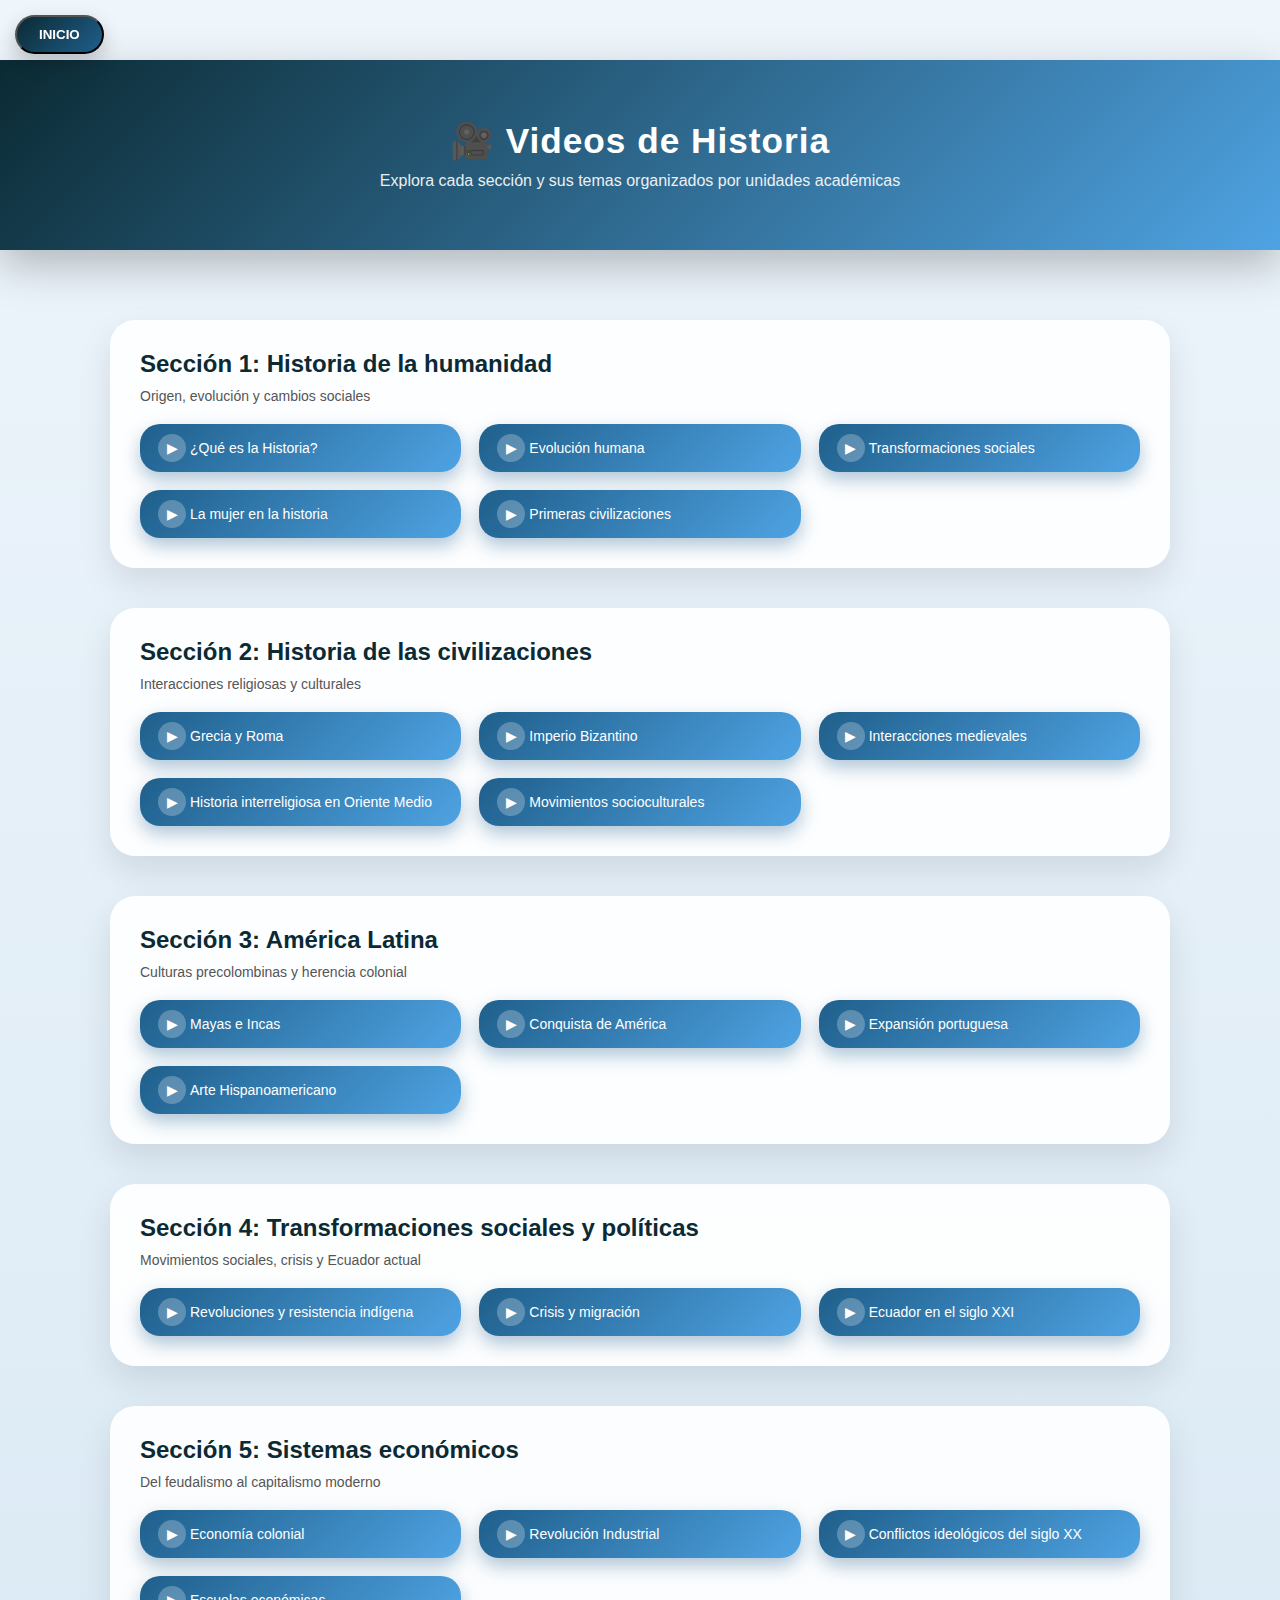
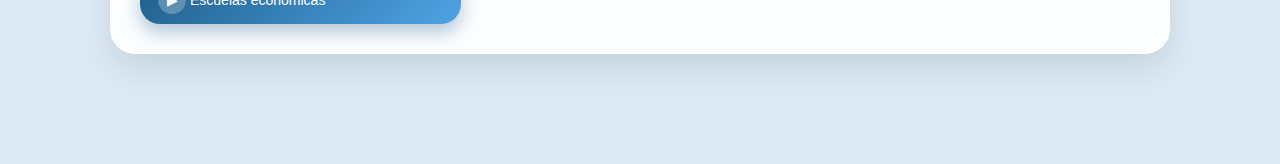
<file: VIDEOS/VIDEO.html>
<!DOCTYPE html>
<html lang="es">
<head>
<meta charset="UTF-8">
<title>Videos de Historia</title>
<meta name="viewport" content="width=device-width, initial-scale=1.0">

<style>
:root{
  --azul:#0b2a33;
  --azul2:#4fa3e3;
  --verde:#1f5f8b;
  --fondo:#eef5fb;
}

*{
  box-sizing:border-box;
  margin:0;
  padding:0;
}

body{
  font-family:'Segoe UI', sans-serif;
  background:linear-gradient(180deg,var(--fondo),#dbeaf5);
}

/* BOTÓN REGRESAR */
.btn-inicio{
  position:fixed;
  top:15px;
  left:15px;
  background:linear-gradient(135deg,var(--azul),var(--verde));
  color:white;
  padding:10px 22px;
  border-radius:30px;
  text-decoration:none;
  font-weight:bold;
  box-shadow:0 8px 20px rgba(0,0,0,.2);
  transition:.3s;
  cursor:pointer;
  z-index:1000;
}

.btn-inicio:hover{
  transform:translateY(-4px);
  box-shadow:0 15px 30px rgba(0,0,0,.3);
}

/* HEADER PRO */
header{
  background:linear-gradient(135deg,var(--azul),var(--azul2));
  color:white;
  padding:60px 20px;
  text-align:center;
  margin-top:60px;
  box-shadow:0 15px 40px rgba(0,0,0,.25);
}

header h1{
  font-size:2.2rem;
  letter-spacing:1px;
}

header p{
  margin-top:10px;
  opacity:.9;
}

/* CONTENEDOR */
.contenedor{
  max-width:1100px;
  margin:50px auto;
  padding:20px;
}

/* SECCIONES */
.seccion{
  background:rgba(255,255,255,.9);
  margin-bottom:40px;
  padding:30px;
  border-radius:25px;
  box-shadow:0 15px 35px rgba(0,0,0,.1);
  transition:.4s;
}

.seccion:hover{
  transform:translateY(-6px);
  box-shadow:0 25px 50px rgba(0,0,0,.18);
}

.seccion h2{
  color:var(--azul);
  margin-bottom:10px;
}

.subtitulo{
  font-size:14px;
  color:#555;
  margin-bottom:20px;
}

/* BOTONES */
.botones{
  display:grid;
  grid-template-columns:repeat(auto-fit,minmax(260px,1fr));
  gap:18px;
}

.botones button{
  position:relative;
  padding:16px 18px 16px 50px;
  border:none;
  border-radius:20px;
  background:linear-gradient(135deg,var(--verde),var(--azul2));
  color:white;
  cursor:pointer;
  font-size:14px;
  text-align:left;
  box-shadow:0 8px 18px rgba(31,95,139,.35);
  transition:.3s;
  overflow:hidden;
}

.botones button::before{
  content:"▶";
  position:absolute;
  left:18px;
  top:50%;
  transform:translateY(-50%);
  background:rgba(255,255,255,.25);
  width:28px;
  height:28px;
  display:flex;
  align-items:center;
  justify-content:center;
  border-radius:50%;
}

.botones button:hover{
  transform:translateY(-6px) scale(1.02);
  box-shadow:0 14px 30px rgba(31,95,139,.5);
}

.botones button:active{
  transform:scale(.97);
}
</style>
</head>

<body>

<button class="btn-inicio" onclick="irInicio()">INICIO</button>


<header>
  <h1>🎥 Videos de Historia</h1>
  <p>Explora cada sección y sus temas organizados por unidades académicas</p>
</header>

<div class="contenedor">

<!-- SECCIÓN 1 -->
<div class="seccion">
<h2>Sección 1: Historia de la humanidad</h2>
<p class="subtitulo">Origen, evolución y cambios sociales</p>
<div class="botones">
<button onclick="abrirYouTube('https://www.youtube.com/watch?v=uQ-aoFnbK74')">¿Qué es la Historia?</button>
<button onclick="abrirYouTube('https://www.youtube.com/watch?v=LAckvh90m8A')">Evolución humana</button>
<button onclick="abrirYouTube('https://www.youtube.com/watch?v=TpJ_FRVPosQ')">Transformaciones sociales</button>
<button onclick="abrirYouTube('https://www.youtube.com/watch?v=_r10AWOAzLM')">La mujer en la historia</button>
<button onclick="abrirYouTube('https://www.youtube.com/watch?v=Ptz0vfOZ12w')">Primeras civilizaciones</button>
</div>
</div>

<!-- SECCIÓN 2 -->
<div class="seccion">
<h2>Sección 2: Historia de las civilizaciones</h2>
<p class="subtitulo">Interacciones religiosas y culturales</p>
<div class="botones">
<button onclick="abrirYouTube('https://www.youtube.com/watch?v=PtIs0XFFIrA')">Grecia y Roma</button>
<button onclick="abrirYouTube('https://www.youtube.com/watch?v=DjdFLJT5lhY')">Imperio Bizantino</button>
<button onclick="abrirYouTube('https://www.youtube.com/watch?v=IRJnSLlthh8')">Interacciones medievales</button>
<button onclick="abrirYouTube('https://www.youtube.com/watch?v=q2OE5GNaFDs')">Historia interreligiosa en Oriente Medio</button>
<button onclick="abrirYouTube('https://www.youtube.com/watch?v=wEX5oI2ygoE')">Movimientos socioculturales</button>
</div>
</div>

<!-- SECCIÓN 3 -->
<div class="seccion">
<h2>Sección 3: América Latina</h2>
<p class="subtitulo">Culturas precolombinas y herencia colonial</p>
<div class="botones">
<button onclick="abrirYouTube('https://www.youtube.com/watch?v=gN61F17egDU')">Mayas e Incas</button>
<button onclick="abrirYouTube('https://www.youtube.com/watch?v=XLYB-GRE6Fk')">Conquista de América</button>
<button onclick="abrirYouTube('https://www.youtube.com/watch?v=287C60niTEY')">Expansión portuguesa</button>
<button onclick="abrirYouTube('https://www.youtube.com/watch?v=o9yxfDeb9D8')">Arte Hispanoamericano</button>
</div>
</div>

<!-- SECCIÓN 4 -->
<div class="seccion">
<h2>Sección 4: Transformaciones sociales y políticas</h2>
<p class="subtitulo">Movimientos sociales, crisis y Ecuador actual</p>
<div class="botones">
<button onclick="abrirYouTube('https://www.youtube.com/watch?v=_Zlxsz23alI')">Revoluciones y resistencia indígena</button>
<button onclick="abrirYouTube('https://www.youtube.com/watch?v=dRGow2pXGIE')">Crisis y migración</button>
<button onclick="abrirYouTube('https://www.youtube.com/watch?v=P8wmYSBeWAk')">Ecuador en el siglo XXI</button>
</div>
</div>

<!-- SECCIÓN 5 -->
<div class="seccion">
<h2>Sección 5: Sistemas económicos</h2>
<p class="subtitulo">Del feudalismo al capitalismo moderno</p>
<div class="botones">
<button onclick="abrirYouTube('https://www.youtube.com/watch?v=IQ6cHUyeMVQ')">Economía colonial</button>
<button onclick="abrirYouTube('https://www.youtube.com/watch?v=3LQAnFEADl4')">Revolución Industrial</button>
<button onclick="abrirYouTube('https://www.youtube.com/watch?v=QMvsc6w9i6I')">Conflictos ideológicos del siglo XX</button>
<button onclick="abrirYouTube('https://www.youtube.com/watch?v=_EBwzG7L8yM')">Escuelas económicas</button>
</div>
</div>

</div>

<script>
function abrirYouTube(url){
  window.open(url, "_blank");
}

function irInicio(){
window.location.href = "INICIO.html";
";
}
</script>

</body>
</html>
</file>
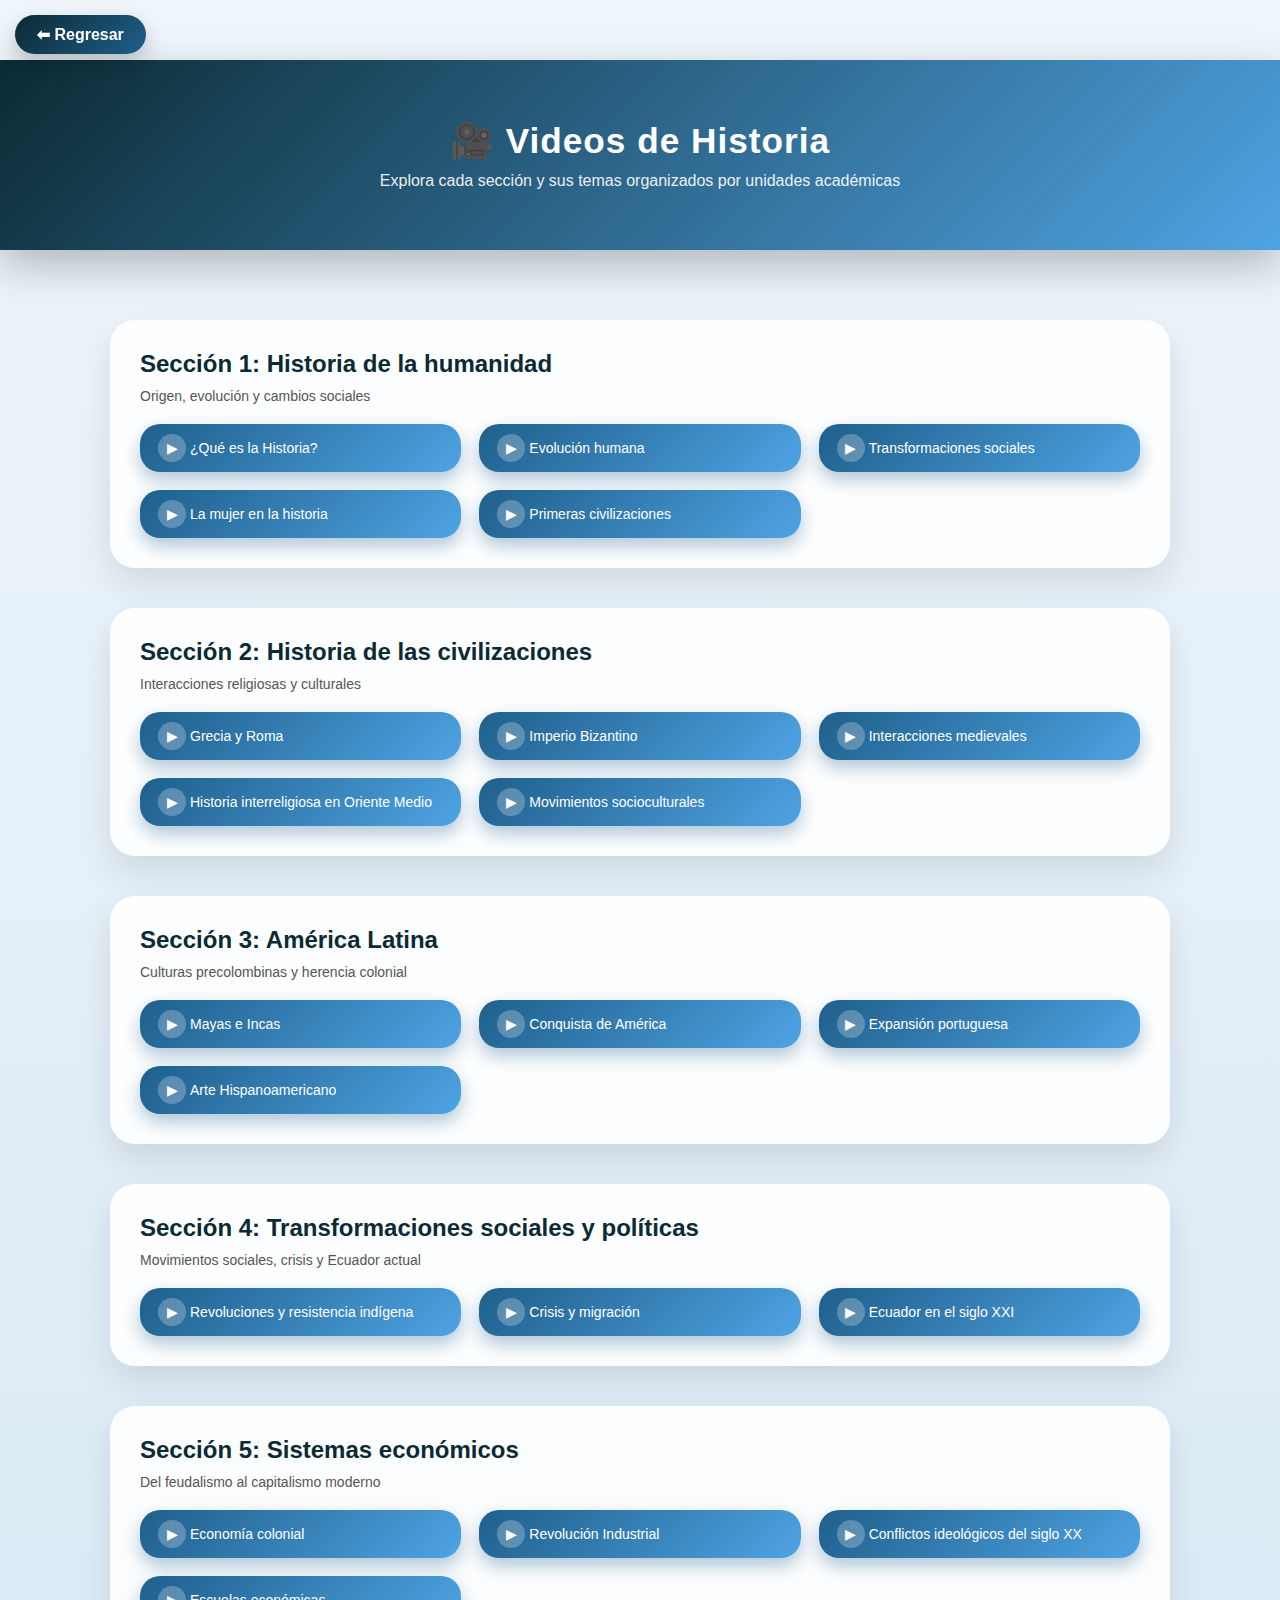
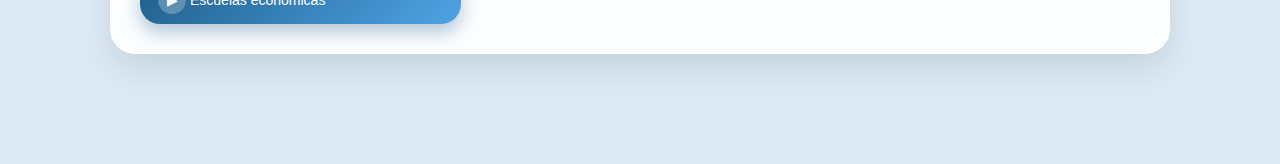
<file: Sonido/VIDEOS/VIDEO.html>
<!DOCTYPE html>
<html lang="es">
<head>
<meta charset="UTF-8">
<title>Videos de Historia</title>
<meta name="viewport" content="width=device-width, initial-scale=1.0">

<style>
:root{
  --azul:#0b2a33;
  --azul2:#4fa3e3;
  --verde:#1f5f8b;
  --fondo:#eef5fb;
}

*{
  box-sizing:border-box;
  margin:0;
  padding:0;
}

body{
  font-family:'Segoe UI', sans-serif;
  background:linear-gradient(180deg,var(--fondo),#dbeaf5);
}

/* BOTÓN REGRESAR */
.regresar{
  position:fixed;
  top:15px;
  left:15px;
  background:linear-gradient(135deg,var(--azul),var(--verde));
  color:white;
  padding:10px 22px;
  border-radius:30px;
  text-decoration:none;
  font-weight:bold;
  box-shadow:0 8px 20px rgba(0,0,0,.2);
  transition:.3s;
  z-index:1000;
}

.regresar:hover{
  transform:translateY(-4px);
  box-shadow:0 15px 30px rgba(0,0,0,.3);
}

/* HEADER PRO */
header{
  background:linear-gradient(135deg,var(--azul),var(--azul2));
  color:white;
  padding:60px 20px;
  text-align:center;
  margin-top:60px;
  box-shadow:0 15px 40px rgba(0,0,0,.25);
}

header h1{
  font-size:2.2rem;
  letter-spacing:1px;
}

header p{
  margin-top:10px;
  opacity:.9;
}

/* CONTENEDOR */
.contenedor{
  max-width:1100px;
  margin:50px auto;
  padding:20px;
}

/* SECCIONES */
.seccion{
  background:rgba(255,255,255,.9);
  margin-bottom:40px;
  padding:30px;
  border-radius:25px;
  box-shadow:0 15px 35px rgba(0,0,0,.1);
  transition:.4s;
}

.seccion:hover{
  transform:translateY(-6px);
  box-shadow:0 25px 50px rgba(0,0,0,.18);
}

.seccion h2{
  color:var(--azul);
  margin-bottom:10px;
}

.subtitulo{
  font-size:14px;
  color:#555;
  margin-bottom:20px;
}

/* BOTONES */
.botones{
  display:grid;
  grid-template-columns:repeat(auto-fit,minmax(260px,1fr));
  gap:18px;
}

.botones button{
  position:relative;
  padding:16px 18px 16px 50px;
  border:none;
  border-radius:20px;
  background:linear-gradient(135deg,var(--verde),var(--azul2));
  color:white;
  cursor:pointer;
  font-size:14px;
  text-align:left;
  box-shadow:0 8px 18px rgba(31,95,139,.35);
  transition:.3s;
  overflow:hidden;
}

.botones button::before{
  content:"▶";
  position:absolute;
  left:18px;
  top:50%;
  transform:translateY(-50%);
  background:rgba(255,255,255,.25);
  width:28px;
  height:28px;
  display:flex;
  align-items:center;
  justify-content:center;
  border-radius:50%;
}

.botones button:hover{
  transform:translateY(-6px) scale(1.02);
  box-shadow:0 14px 30px rgba(31,95,139,.5);
}

.botones button:active{
  transform:scale(.97);
}
</style>
</head>

<body>

<a class="regresar" href="../../INICIO.html">⬅ Regresar</a>

<header>
  <h1>🎥 Videos de Historia</h1>
  <p>Explora cada sección y sus temas organizados por unidades académicas</p>
</header>

<div class="contenedor">

<!-- SECCIÓN 1 -->
<div class="seccion">
<h2>Sección 1: Historia de la humanidad</h2>
<p class="subtitulo">Origen, evolución y cambios sociales</p>
<div class="botones">
<button onclick="abrirYouTube('https://www.youtube.com/watch?v=uQ-aoFnbK74')">¿Qué es la Historia?</button>
<button onclick="abrirYouTube('https://www.youtube.com/watch?v=LAckvh90m8A')">Evolución humana</button>
<button onclick="abrirYouTube('https://www.youtube.com/watch?v=TpJ_FRVPosQ')">Transformaciones sociales</button>
<button onclick="abrirYouTube('https://www.youtube.com/watch?v=_r10AWOAzLM')">La mujer en la historia</button>
<button onclick="abrirYouTube('https://www.youtube.com/watch?v=Ptz0vfOZ12w')">Primeras civilizaciones</button>
</div>
</div>

<!-- SECCIÓN 2 -->
<div class="seccion">
<h2>Sección 2: Historia de las civilizaciones</h2>
<p class="subtitulo">Interacciones religiosas y culturales</p>
<div class="botones">
<button onclick="abrirYouTube('https://www.youtube.com/watch?v=PtIs0XFFIrA')">Grecia y Roma</button>
<button onclick="abrirYouTube('https://www.youtube.com/watch?v=DjdFLJT5lhY')">Imperio Bizantino</button>
<button onclick="abrirYouTube('https://www.youtube.com/watch?v=IRJnSLlthh8')">Interacciones medievales</button>
<button onclick="abrirYouTube('https://www.youtube.com/watch?v=q2OE5GNaFDs')">Historia interreligiosa en Oriente Medio</button>
<button onclick="abrirYouTube('https://www.youtube.com/watch?v=wEX5oI2ygoE')">Movimientos socioculturales</button>
</div>
</div>

<!-- SECCIÓN 3 -->
<div class="seccion">
<h2>Sección 3: América Latina</h2>
<p class="subtitulo">Culturas precolombinas y herencia colonial</p>
<div class="botones">
<button onclick="abrirYouTube('https://www.youtube.com/watch?v=gN61F17egDU')">Mayas e Incas</button>
<button onclick="abrirYouTube('https://www.youtube.com/watch?v=XLYB-GRE6Fk')">Conquista de América</button>
<button onclick="abrirYouTube('https://www.youtube.com/watch?v=287C60niTEY')">Expansión portuguesa</button>
<button onclick="abrirYouTube('https://www.youtube.com/watch?v=o9yxfDeb9D8')">Arte Hispanoamericano</button>
</div>
</div>

<!-- SECCIÓN 4 -->
<div class="seccion">
<h2>Sección 4: Transformaciones sociales y políticas</h2>
<p class="subtitulo">Movimientos sociales, crisis y Ecuador actual</p>
<div class="botones">
<button onclick="abrirYouTube('https://www.youtube.com/watch?v=_Zlxsz23alI')">Revoluciones y resistencia indígena</button>
<button onclick="abrirYouTube('https://www.youtube.com/watch?v=dRGow2pXGIE')">Crisis y migración</button>
<button onclick="abrirYouTube('https://www.youtube.com/watch?v=P8wmYSBeWAk')">Ecuador en el siglo XXI</button>
</div>
</div>

<!-- SECCIÓN 5 -->
<div class="seccion">
<h2>Sección 5: Sistemas económicos</h2>
<p class="subtitulo">Del feudalismo al capitalismo moderno</p>
<div class="botones">
<button onclick="abrirYouTube('https://www.youtube.com/watch?v=IQ6cHUyeMVQ')">Economía colonial</button>
<button onclick="abrirYouTube('https://www.youtube.com/watch?v=3LQAnFEADl4')">Revolución Industrial</button>
<button onclick="abrirYouTube('https://www.youtube.com/watch?v=QMvsc6w9i6I')">Conflictos ideológicos del siglo XX</button>
<button onclick="abrirYouTube('https://www.youtube.com/watch?v=_EBwzG7L8yM')">Escuelas económicas</button>
</div>
</div>

</div>

<script>
function abrirYouTube(url){
  window.open(url, "_blank");
}
</script>

</body>
</html>
</file>
